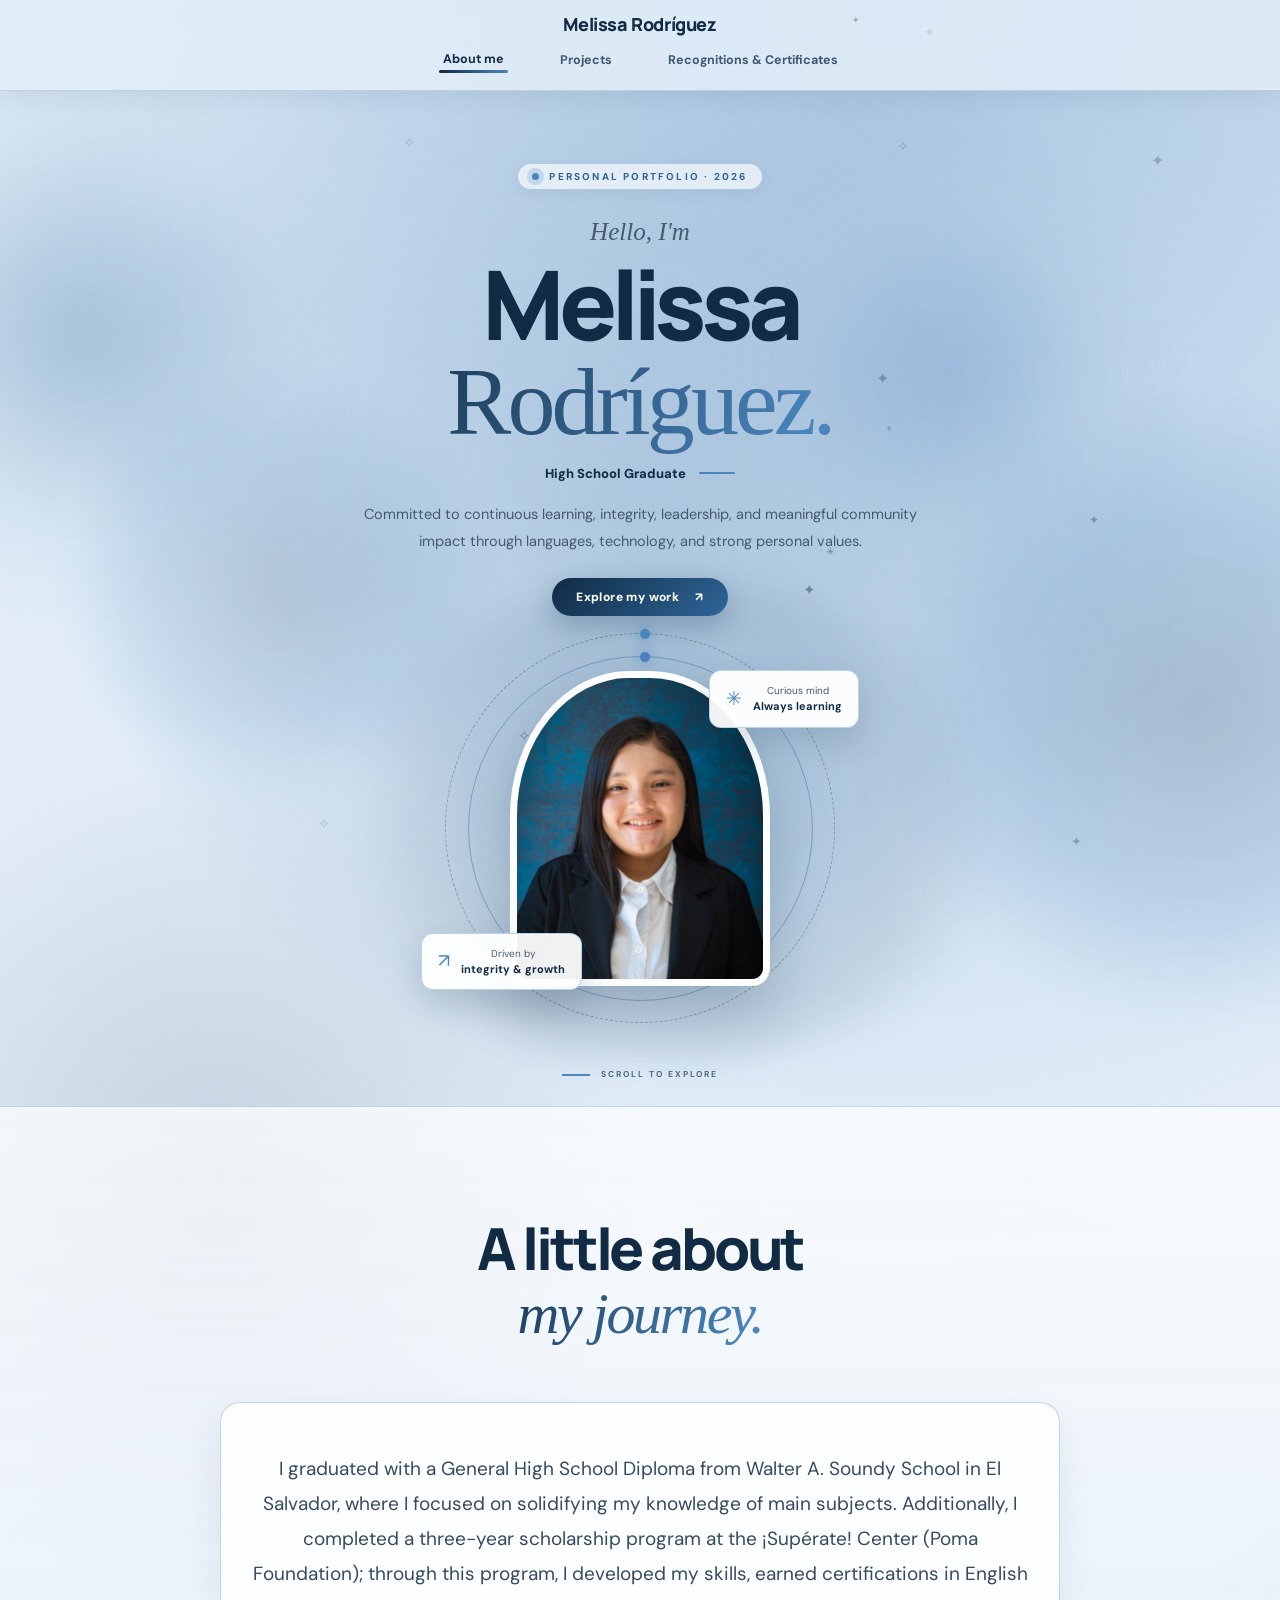
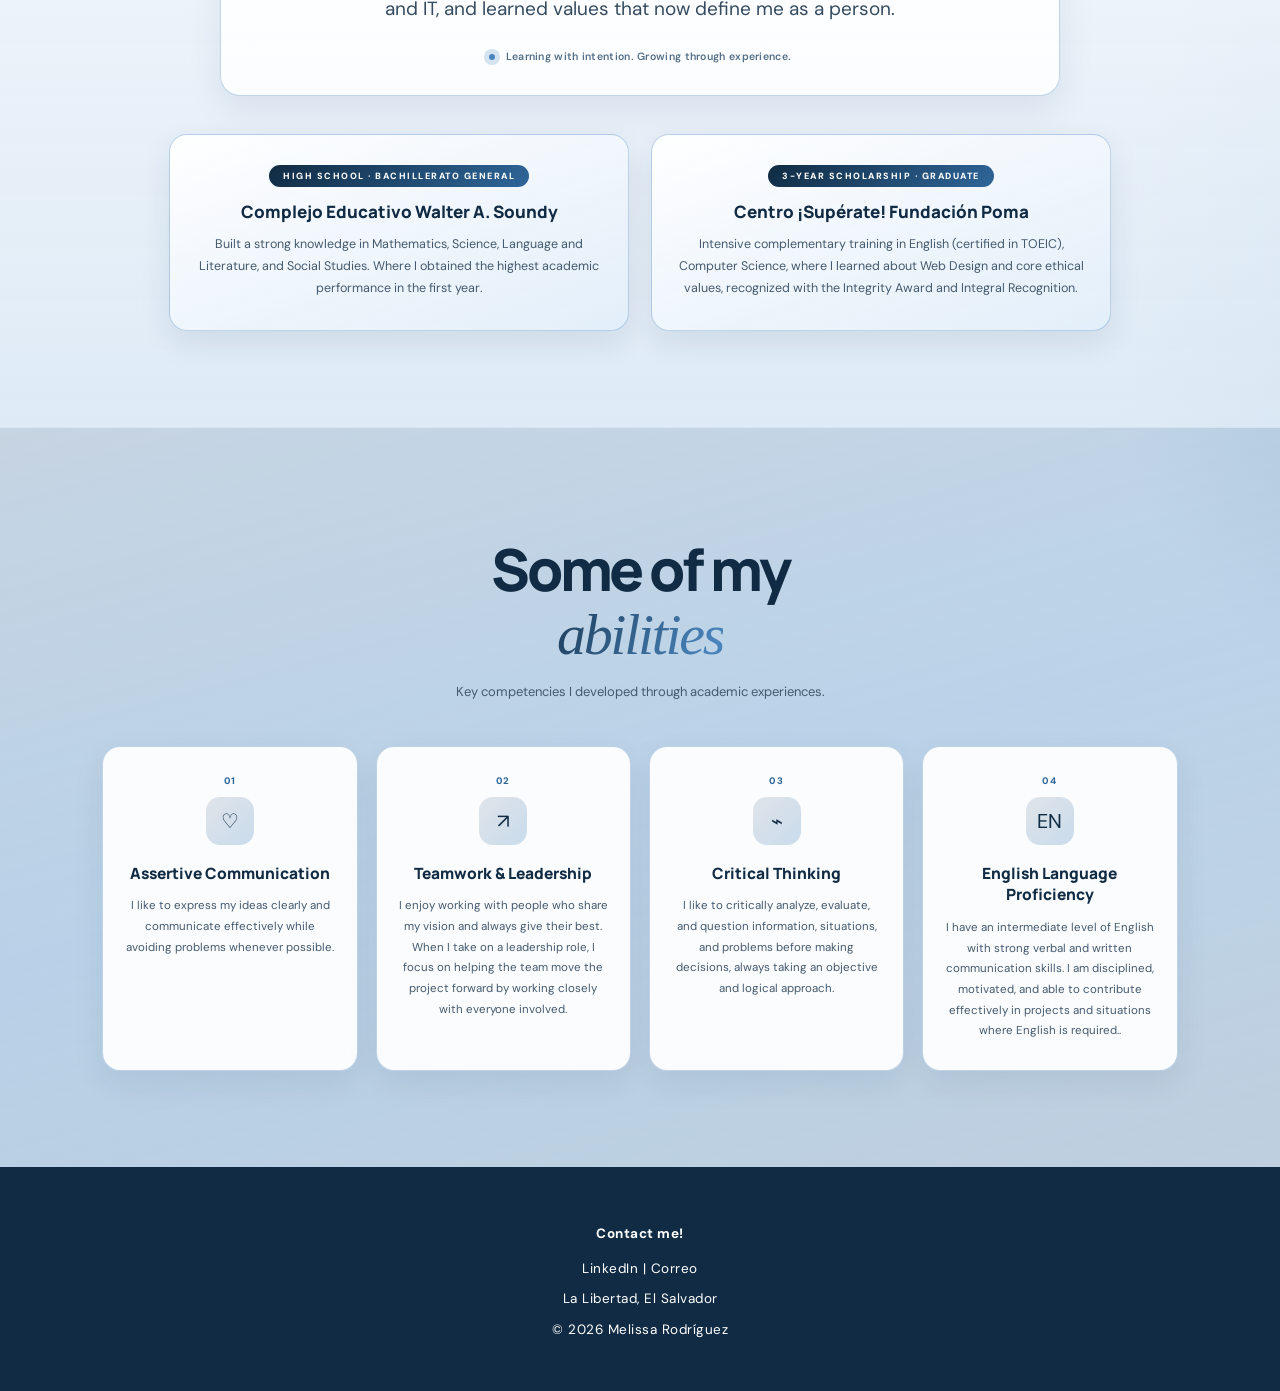
<file: index.html>
<!DOCTYPE html>
<html lang="en">

<head>
    <meta charset="UTF-8">
    <meta name="viewport" content="width=device-width, initial-scale=1.0">
    <meta name="theme-color" content="#1C3D5A">
    <meta name="description"
        content="Personal portfolio of Melissa Beatriz Rodríguez Rivera — High School Graduate, English, IT & Leadership.">
    <title>Melissa Rodríguez — About Me</title>
    <link rel="stylesheet" href="style.css">
    <script src="melistyle.js" defer></script>
</head>

<body>
    <div class="ambient ambient-one"></div>
    <div class="ambient ambient-two"></div>
    <div class="ambient ambient-three"></div>
    <header class="site-header">
        <a class="logo" href="index.html">Melissa Rodríguez</a>
        <button class="menu-toggle" aria-label="Open navigation" aria-expanded="false"
            aria-controls="primary-navigation"><span></span><span></span></button>
        <nav class="navigation" id="primary-navigation" aria-label="Main navigation">
            <a class="active" aria-current="page" href="index.html">About me</a>
            <a href="Projects-index.html">Projects</a>
            <a href="C&R-index.html">Recognitions &amp; Certificates</a>
        </nav>
    </header>

    <main>
        <section class="hero hero-about">
            <div class="hero-copy reveal">
                <span class="eyebrow"><span class="eyebrow-dot"></span> PERSONAL PORTFOLIO · 2026</span>
                <p class="intro-line">Hello, I'm</p>
                <h1>Melissa<br><span>Rodríguez.</span></h1>
                <div class="hero-role">High School Graduate <span class="role-line"></span></div>
                <p class="hero-description">Committed to continuous learning, integrity, leadership, and meaningful
                    community
                    impact through languages, technology, and strong personal values.</p>
                <a class="text-link" href="Projects-index.html">Explore my work <span>↗</span></a>
            </div>
            <div class="hero-visual reveal">
                <div class="portrait-orbit orbit-a"></div>
                <div class="portrait-orbit orbit-b"></div>
                <div class="portrait-frame">
                    <img src="Imagen perfil Meli.jpeg" alt="Portrait of Melissa Beatriz Rodríguez Rivera">
                </div>
                <div class="floating-note note-top"><span class="note-icon">✳</span><span>Curious mind<br><b>Always
                            learning</b></span></div>
                <div class="floating-note note-bottom"><span class="note-icon">↗</span><span>Driven by<br><b>integrity
                            &amp; growth</b></span></div>
            </div>
            <div class="hero-scroll"><span></span> SCROLL TO EXPLORE</div>
        </section>

        <section class="content-section profile-section">
            <div class="section-heading reveal">
                <h2>A little about<br><em>my journey.</em></h2>
            </div>
            <div class="profile-copy reveal">
                <p> I graduated with a General High School Diploma from Walter A. Soundy School in El Salvador, where I
                    focused on solidifying my knowledge of main subjects. Additionally, I completed a three-year
                    scholarship program at the ¡Supérate! Center (Poma Foundation); through this program, I developed my
                    skills, earned certifications in English and IT, and learned values that now define me as a person.
                </p>
                <div class="profile-foot"><span class="mini-dot"></span> Learning with intention. Growing through
                    experience.</div>
            </div>

            <div class="education-grid">
                <article class="edu-card reveal">
                    <span class="edu-badge">HIGH SCHOOL · BACHILLERATO GENERAL</span>
                    <h3>Complejo Educativo Walter A. Soundy</h3>
                    <p>Built a strong knowledge in Mathematics, Science, Language and Literature, and Social Studies.
                        Where I obtained the highest academic performance in the first year.</p>
                </article>

                <article class="edu-card reveal">
                    <span class="edu-badge">3-YEAR SCHOLARSHIP · GRADUATE</span>
                    <h3>Centro ¡Supérate! Fundación Poma</h3>
                    <p>Intensive complementary training in English (certified in TOEIC), Computer Science, where I
                        learned about Web Design and core ethical values, recognized with the Integrity Award and
                        Integral Recognition.</p>
                </article>
            </div>
        </section>

        <section class="skills-section">
            <div class="section-heading centered reveal">
                <h2>Some of my<br><em>abilities</em></h2>
                <p>Key competencies I developed through academic experiences.</p>
            </div>
            <div class="skills-grid">
                <article class="skill-card reveal"><span class="skill-number">01</span>
                    <div class="skill-symbol">♡</div>
                    <h3>Assertive Communication</h3>
                    <p>I like to express my ideas clearly and communicate effectively while avoiding problems whenever
                        possible.</p>
                </article>
                <article class="skill-card reveal"><span class="skill-number">02</span>
                    <div class="skill-symbol">↗</div>
                    <h3>Teamwork &amp; Leadership</h3>
                    <p>I enjoy working with people who share my vision and always give their best. When I take on a
                        leadership role, I focus on helping the team move the project forward by working closely with
                        everyone involved.</p>
                </article>
                <article class="skill-card reveal"><span class="skill-number">03</span>
                    <div class="skill-symbol">⌁</div>
                    <h3> Critical Thinking</h3>
                    <p>I like to critically analyze, evaluate, and question information, situations, and problems before
                        making decisions, always taking an objective and logical approach.</p>
                </article>
                <article class="skill-card reveal"><span class="skill-number">04</span>
                    <div class="skill-symbol">EN</div>
                    <h3>English Language Proficiency</h3>
                    <p>I have an intermediate level of English with strong verbal and written communication skills. I am
                        disciplined, motivated, and able to contribute effectively in projects and situations where
                        English is required..</p>
                </article>
            </div>
        </section>
    </main>

    <footer class="site-footer">
        <div class="footer-content">
            <h4 class="footer-title">Contact me!</h4>
            <div class="footer-links">
                <a href="https://www.linkedin.com/in/melissa-beatriz-rodr%C3%ADguez-rivera-15167b450" target="_blank"
                    rel="noopener noreferrer">LinkedIn</a>
                <span>|</span>
                <a href="mailto:melissa.bea.rodriguez@gmail.com">Correo</a>
            </div>
            <p class="footer-location">La Libertad, El Salvador</p>
            <p class="footer-copy">&copy; 2026 Melissa Rodríguez</p>
        </div>
    </footer>
</body>

</html>
</file>
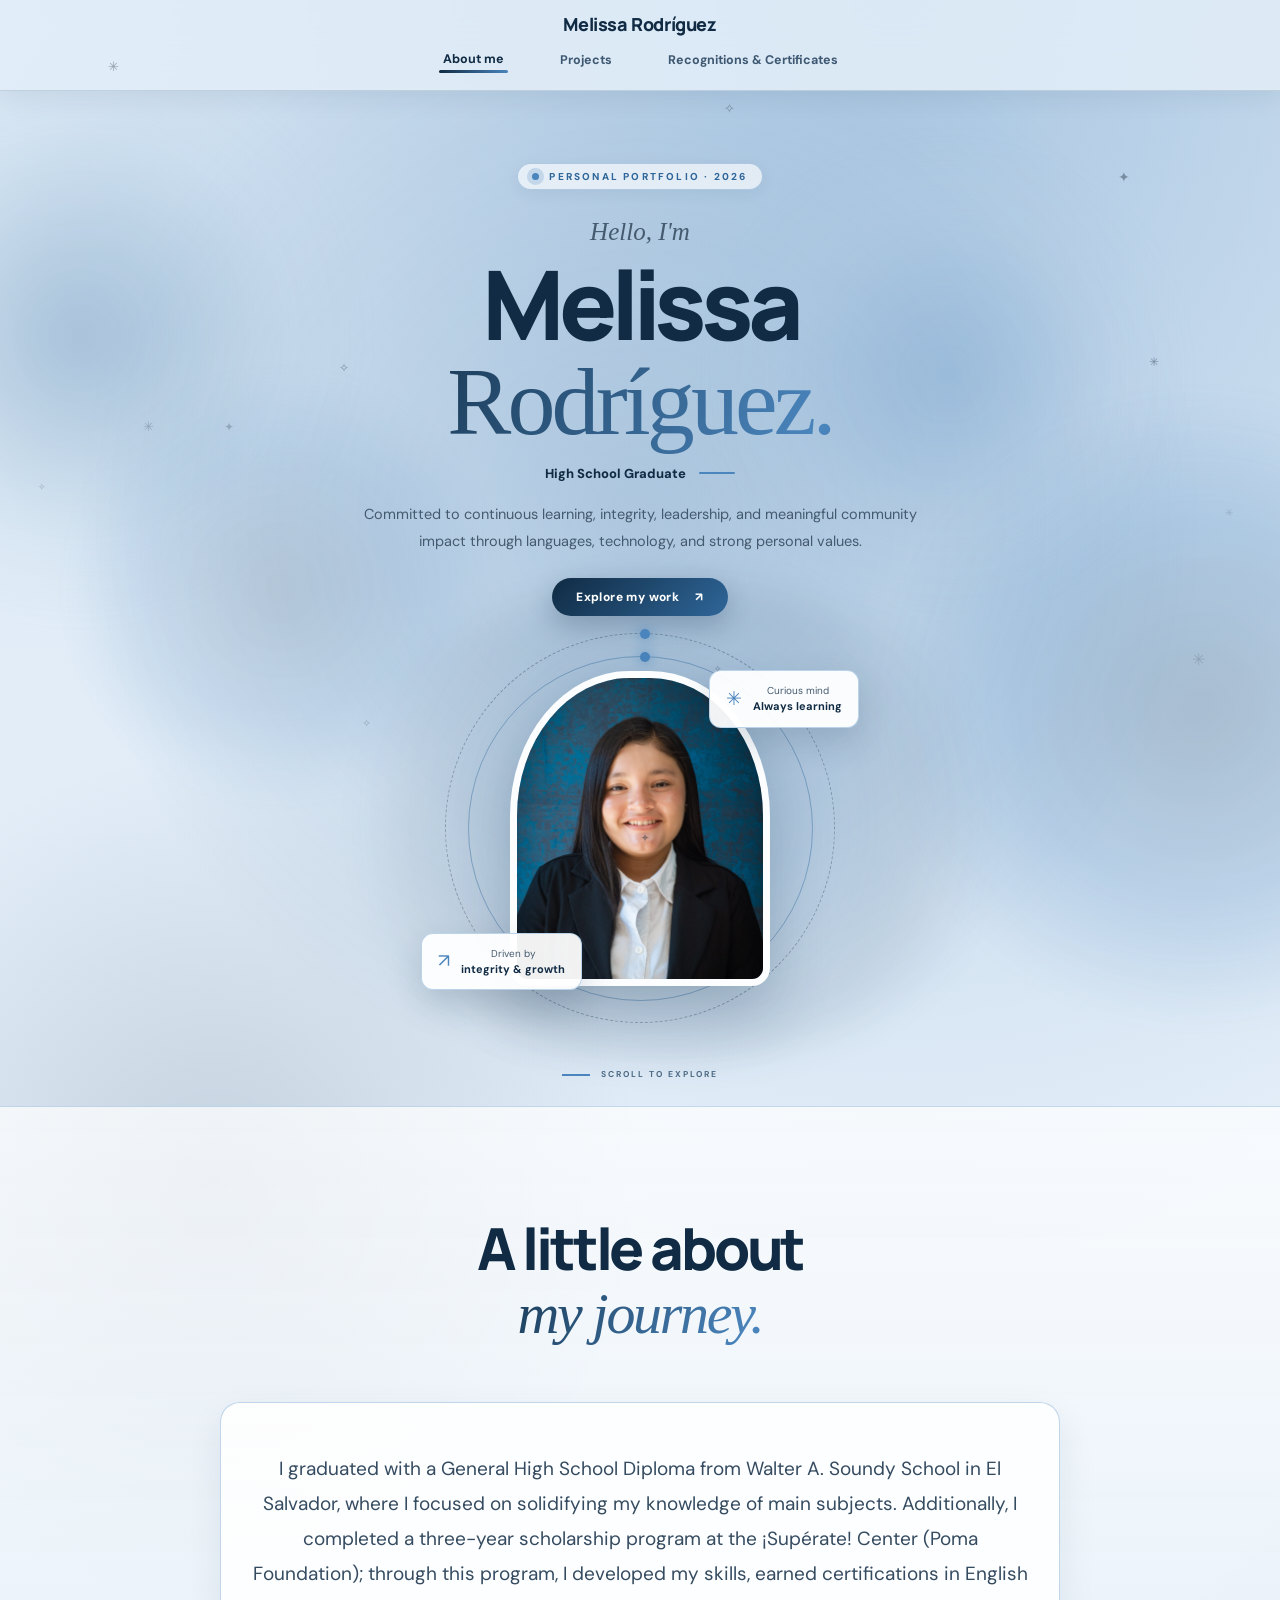
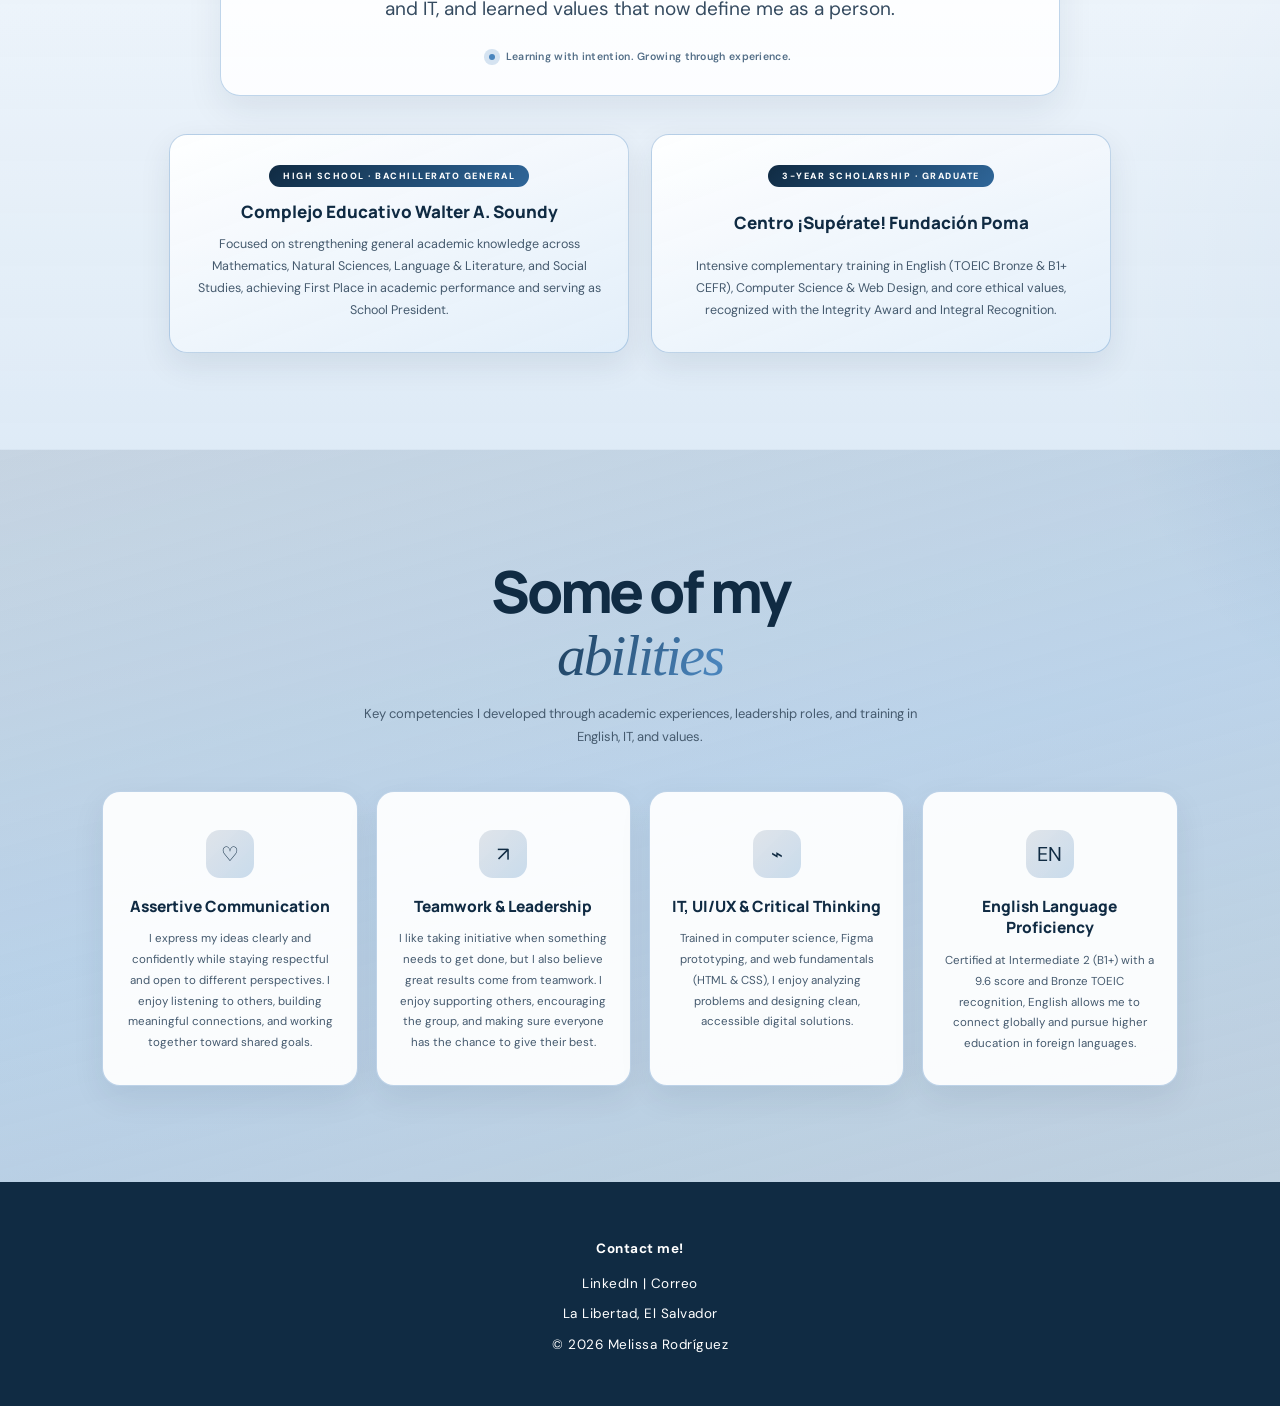
<file: About-me-index.html>
<!DOCTYPE html>
<html lang="en">

<head>
    <meta charset="UTF-8">
    <meta name="viewport" content="width=device-width, initial-scale=1.0">
    <meta name="theme-color" content="#1C3D5A">
    <meta name="description"
        content="Personal portfolio of Melissa Beatriz Rodríguez Rivera — High School Graduate, English, IT & Leadership.">
    <title>Melissa Rodríguez — About Me</title>
    <link rel="stylesheet" href="style.css">
    <script src="melistyle.js" defer></script>
</head>

<body>
    <div class="ambient ambient-one"></div>
    <div class="ambient ambient-two"></div>
    <div class="ambient ambient-three"></div>
    <header class="site-header">
        <a class="logo" href="About-me-index.html">Melissa Rodríguez</a>
        <button class="menu-toggle" aria-label="Open navigation" aria-expanded="false"
            aria-controls="primary-navigation"><span></span><span></span></button>
        <nav class="navigation" id="primary-navigation" aria-label="Main navigation">
            <a class="active" aria-current="page" href="About-me-index.html">About me</a>
            <a href="Projects-index.html">Projects</a>
            <a href="C&R-index.html">Recognitions &amp; Certificates</a>
        </nav>
    </header>

    <main>
        <section class="hero hero-about">
            <div class="hero-copy reveal">
                <span class="eyebrow"><span class="eyebrow-dot"></span> PERSONAL PORTFOLIO · 2026</span>
                <p class="intro-line">Hello, I'm</p>
                <h1>Melissa<br><span>Rodríguez.</span></h1>
                <div class="hero-role">High School Graduate <span class="role-line"></span></div>
                <p class="hero-description">Committed to continuous learning, integrity, leadership, and meaningful
                    community
                    impact through languages, technology, and strong personal values.</p>
                <a class="text-link" href="Projects-index.html">Explore my work <span>↗</span></a>
            </div>
            <div class="hero-visual reveal">
                <div class="portrait-orbit orbit-a"></div>
                <div class="portrait-orbit orbit-b"></div>
                <div class="portrait-frame">
                    <img src="Imagen perfil Meli.jpeg" alt="Portrait of Melissa Beatriz Rodríguez Rivera">
                </div>
                <div class="floating-note note-top"><span class="note-icon">✳</span><span>Curious mind<br><b>Always
                            learning</b></span></div>
                <div class="floating-note note-bottom"><span class="note-icon">↗</span><span>Driven by<br><b>integrity
                            &amp; growth</b></span></div>
            </div>
            <div class="hero-scroll"><span></span> SCROLL TO EXPLORE</div>
        </section>

        <section class="content-section profile-section">
            <div class="section-heading reveal">
                <h2>A little about<br><em>my journey.</em></h2>
            </div>
            <div class="profile-copy reveal">
                <p> I graduated with a General High School Diploma from Walter A. Soundy School in El Salvador, where I
                    focused on solidifying my knowledge of main subjects. Additionally, I completed a three-year
                    scholarship program at the ¡Supérate! Center (Poma Foundation); through this program, I developed my
                    skills, earned certifications in English and IT, and learned values that now define me as a person.
                </p>
                <div class="profile-foot"><span class="mini-dot"></span> Learning with intention. Growing through
                    experience.</div>
            </div>

            <div class="education-grid">
                <article class="edu-card reveal">
                    <span class="edu-badge">HIGH SCHOOL · BACHILLERATO GENERAL</span>
                    <h3>Complejo Educativo Walter A. Soundy</h3>
                    <p>Focused on strengthening general academic knowledge across Mathematics, Natural Sciences,
                        Language &amp; Literature, and Social Studies, achieving First Place in academic performance and
                        serving as School President.</p>
                </article>

                <article class="edu-card reveal">
                    <span class="edu-badge">3-YEAR SCHOLARSHIP · GRADUATE</span>
                    <h3>Centro ¡Supérate! Fundación Poma</h3>
                    <p>Intensive complementary training in English (TOEIC Bronze &amp; B1+ CEFR), Computer Science &amp;
                        Web Design, and core ethical values, recognized with the Integrity Award and Integral
                        Recognition.</p>
                </article>
            </div>
        </section>

        <section class="skills-section">
            <div class="section-heading centered reveal">
                <h2>Some of my<br><em>abilities</em></h2>
                <p>Key competencies I developed through academic experiences, leadership roles, and training in English,
                    IT, and values.</p>
            </div>
            <div class="skills-grid">
                <article class="skill-card reveal"><span class="skill-number"></span>
                    <div class="skill-symbol">♡</div>
                    <h3>Assertive Communication</h3>
                    <p>I express my ideas clearly and confidently while staying respectful and open to different
                        perspectives. I enjoy listening to others, building meaningful connections, and working together
                        toward shared goals.</p>
                </article>
                <article class="skill-card reveal"><span class="skill-number"></span>
                    <div class="skill-symbol">↗</div>
                    <h3>Teamwork &amp; Leadership</h3>
                    <p>I like taking initiative when something needs to get done, but I also believe great results come from teamwork. I enjoy supporting others, encouraging the group, and making sure everyone has the chance to give their best.</p>
                </article>
                <article class="skill-card reveal"><span class="skill-number"></span>
                    <div class="skill-symbol">⌁</div>
                    <h3>IT, UI/UX &amp; Critical Thinking</h3>
                    <p>Trained in computer science, Figma prototyping, and web fundamentals (HTML &amp; CSS), I enjoy
                        analyzing problems and designing clean, accessible digital solutions.</p>
                </article>
                <article class="skill-card reveal"><span class="skill-number"></span>
                    <div class="skill-symbol">EN</div>
                    <h3>English Language Proficiency</h3>
                    <p>Certified at Intermediate 2 (B1+) with a 9.6 score and Bronze TOEIC recognition, English allows
                        me
                        to connect globally and pursue higher education in foreign languages.</p>
                </article>
            </div>
        </section>
    </main>

    <footer class="site-footer">
        <div class="footer-content">
            <h4 class="footer-title">Contact me!</h4>
            <div class="footer-links">
                <a href="https://www.linkedin.com/in/melissa-beatriz-rodr%C3%ADguez-rivera-15167b450" target="_blank"
                    rel="noopener noreferrer">LinkedIn</a>
                <span>|</span>
                <a href="mailto:melissa.bea.rodriguez@gmail.com">Correo</a>
            </div>
            <p class="footer-location">La Libertad, El Salvador</p>
            <p class="footer-copy">&copy; 2026 Melissa Rodríguez</p>
        </div>
    </footer>
</body>

</html>
</file>
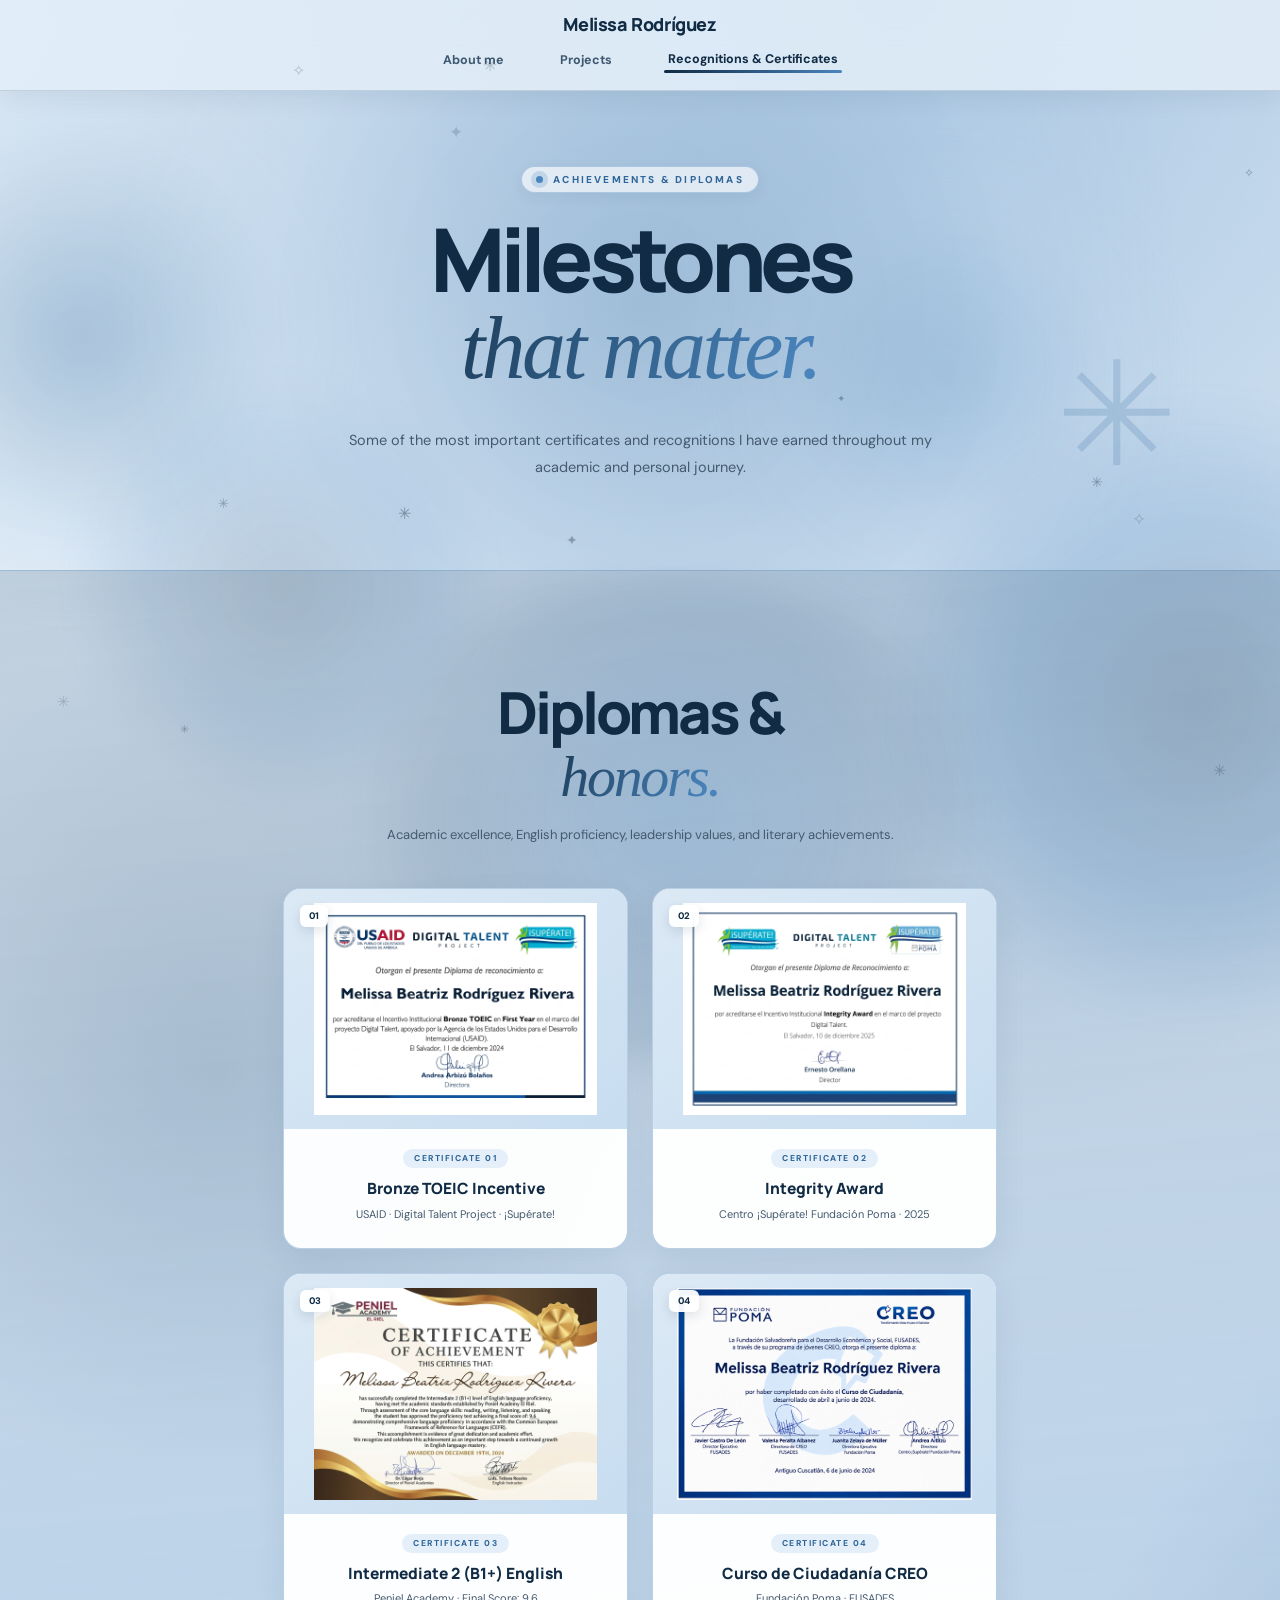
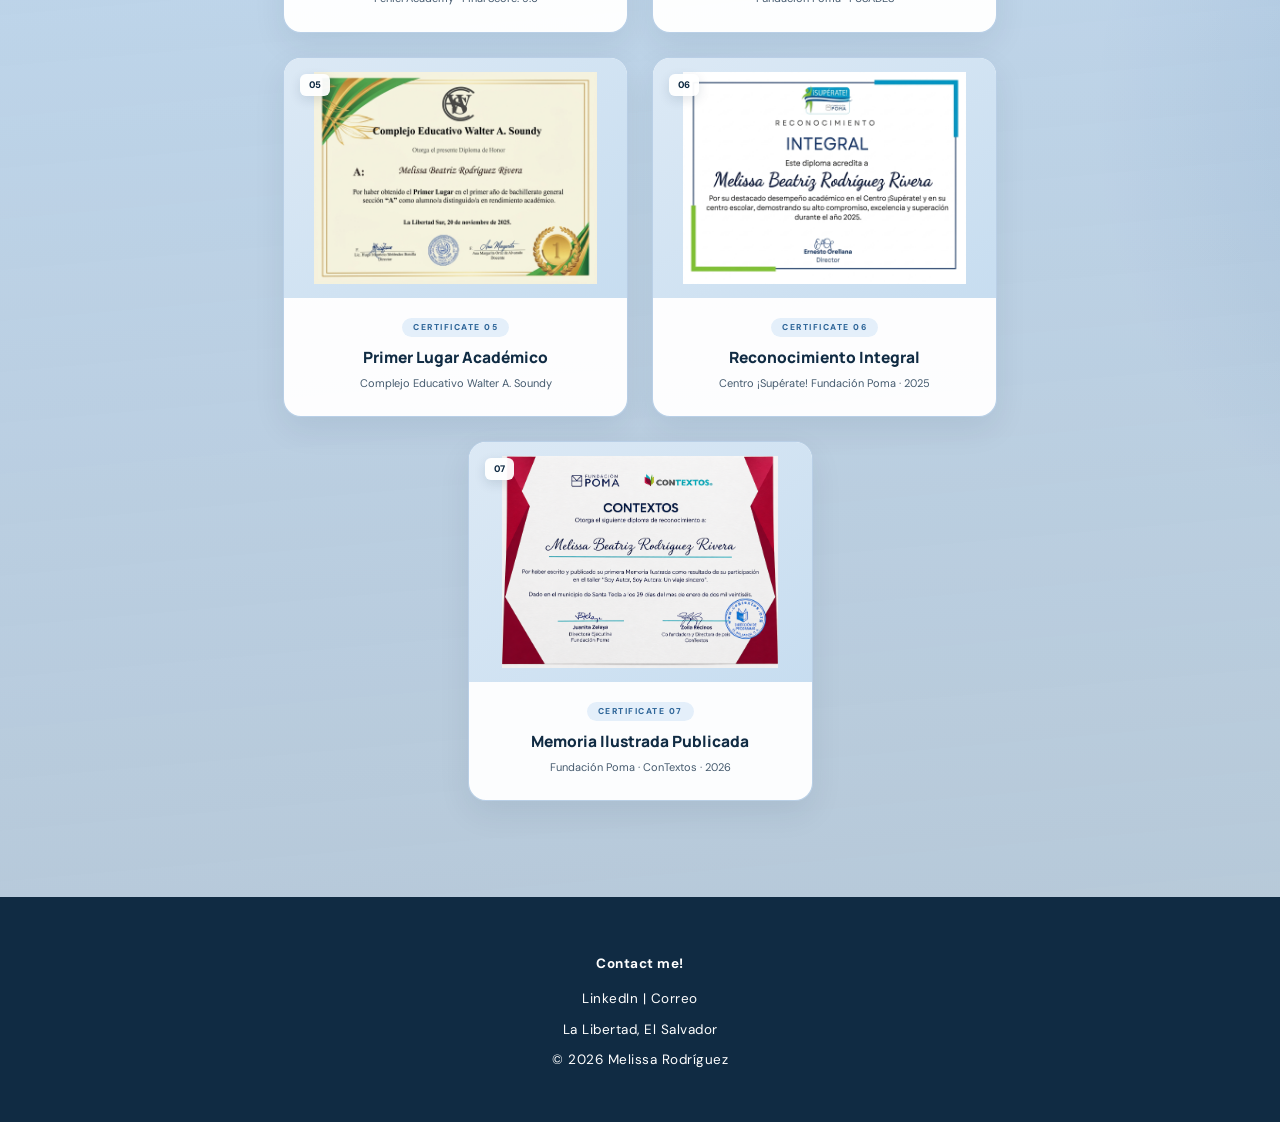
<file: C&R-index.html>
<!DOCTYPE html>
<html lang="en">

<head>
    <meta charset="UTF-8">
    <meta name="viewport" content="width=device-width, initial-scale=1.0">
    <meta name="theme-color" content="#1C3D5A">
    <meta name="description" content="Recognitions and certificates earned by Melissa Rodríguez.">
    <title>Melissa Rodríguez — Recognitions &amp; Certificates</title>
    <link rel="stylesheet" href="style.css">
    <script src="melistyle.js" defer></script>
</head>

<body>
    <div class="ambient ambient-one"></div>
    <div class="ambient ambient-two"></div>
    <div class="ambient ambient-three"></div>
    <header class="site-header">
        <a class="logo" href="index.html">Melissa Rodríguez</a>
        <button class="menu-toggle" aria-label="Open navigation" aria-expanded="false"
            aria-controls="primary-navigation"><span></span><span></span></button>
        <nav class="navigation" id="primary-navigation" aria-label="Main navigation">
            <a href="index.html">About me</a>
            <a href="Projects-index.html">Projects</a>
            <a class="active" aria-current="page" href="C&R-index.html">Recognitions &amp; Certificates</a>
        </nav>
    </header>
    <main>
        <section class="page-hero certificate-hero">
            <div class="page-hero-inner reveal">
                <span class="eyebrow"><span class="eyebrow-dot"></span> ACHIEVEMENTS &amp; DIPLOMAS</span>
                <h1>Milestones<br><em>that matter.</em></h1>
                <p>Some of the most important certificates and recognitions I have earned throughout my academic and
                    personal journey.</p>
            </div>
            <div class="page-hero-mark reveal">✳</div>
        </section>
        <section class="certificates-section">
            <div class="section-topline reveal">
                <div><span class="section-kicker"></span>
                    <h2>Diplomas &amp;<br><em>honors.</em></h2>
                </div>
                <p>Academic excellence, English proficiency, leadership values, and literary achievements.</p>
            </div>
            <div class="certificates-grid">
                <article class="certificate-card reveal"><button class="certificate-image" type="button"
                        aria-label="Enlarge Bronze TOEIC Incentive certificate"><img src="Certificado 1 p.jpg"
                            alt="Bronze TOEIC Incentive certificate" loading="lazy"><span>01</span></button>
                    <div class="certificate-info"><span class="certificate-type">CERTIFICATE 01</span>
                        <h3>Bronze TOEIC Incentive</h3>
                        <p>USAID · Digital Talent Project · ¡Supérate!</p>
                    </div>
                </article>
                <article class="certificate-card reveal"><button class="certificate-image" type="button"
                        aria-label="Enlarge Integrity Award certificate"><img src="Certificado 5 p.jpg"
                            alt="Integrity Award certificate" loading="lazy"><span>02</span></button>
                    <div class="certificate-info"><span class="certificate-type">CERTIFICATE 02</span>
                        <h3>Integrity Award</h3>
                        <p>Centro ¡Supérate! Fundación Poma · 2025</p>
                    </div>
                </article>
                <article class="certificate-card reveal"><button class="certificate-image" type="button"
                        aria-label="Enlarge Intermediate 2 English certificate"><img src="Certificado 2 p.jpg"
                            alt="Intermediate 2 English certificate" loading="lazy"><span>03</span></button>
                    <div class="certificate-info"><span class="certificate-type">CERTIFICATE 03</span>
                        <h3>Intermediate 2 (B1+) English</h3>
                        <p>Peniel Academy · Final Score: 9.6</p>
                    </div>
                </article>
                <article class="certificate-card reveal"><button class="certificate-image" type="button"
                        aria-label="Enlarge Curso de Ciudadanía CREO certificate"><img src="Certificado 7 p.png"
                            alt="Curso de Ciudadanía CREO certificate" loading="lazy"><span>04</span></button>
                    <div class="certificate-info"><span class="certificate-type">CERTIFICATE 04</span>
                        <h3>Curso de Ciudadanía CREO</h3>
                        <p>Fundación Poma · FUSADES</p>
                    </div>
                </article>
                <article class="certificate-card reveal"><button class="certificate-image" type="button"
                        aria-label="Enlarge Primer Lugar Académico recognition"><img src="Certificado 4 p.jpg"
                            alt="Primer Lugar Académico recognition" loading="lazy"><span>05</span></button>
                    <div class="certificate-info"><span class="certificate-type">CERTIFICATE 05</span>
                        <h3>Primer Lugar Académico</h3>
                        <p>Complejo Educativo Walter A. Soundy</p>
                    </div>
                </article>
                <article class="certificate-card reveal"><button class="certificate-image" type="button"
                        aria-label="Enlarge Reconocimiento Integral certificate"><img src="Certificado 3 p.jpg"
                            alt="Reconocimiento Integral certificate" loading="lazy"><span>06</span></button>
                    <div class="certificate-info"><span class="certificate-type">CERTIFICATE 06</span>
                        <h3>Reconocimiento Integral</h3>
                        <p>Centro ¡Supérate! Fundación Poma · 2025</p>
                    </div>
                </article>
                <article class="certificate-card reveal"><button class="certificate-image" type="button"
                        aria-label="Enlarge Memoria Ilustrada ConTextos publication"><img src="certificado 6 p.png"
                            alt="Memoria Ilustrada ConTextos publication" loading="lazy"><span>07</span></button>
                    <div class="certificate-info"><span class="certificate-type">CERTIFICATE 07</span>
                        <h3>Memoria Ilustrada Publicada</h3>
                        <p>Fundación Poma · ConTextos · 2026</p>
                    </div>
                </article>
            </div>
        </section>
    </main>
    <dialog class="certificate-dialog" aria-label="Certificate preview"><button class="dialog-close" type="button"
            aria-label="Close enlarged certificate">×</button><img class="dialog-image" alt=""></dialog>
            
   <footer class="site-footer">
        <div class="footer-content">
            <h4 class="footer-title">Contact me!</h4>
            <div class="footer-links">
                <a href="https://www.linkedin.com/in/melissa-beatriz-rodr%C3%ADguez-rivera-15167b450" target="_blank" rel="noopener noreferrer">LinkedIn</a>
                <span>|</span>
                <a href="mailto:melissa.bea.rodriguez@gmail.com">Correo</a>
            </div>
            <p class="footer-location">La Libertad, El Salvador</p>
            <p class="footer-copy">&copy; 2026 Melissa Rodríguez</p>
        </div>
    </footer>
</body>

</html>
</file>
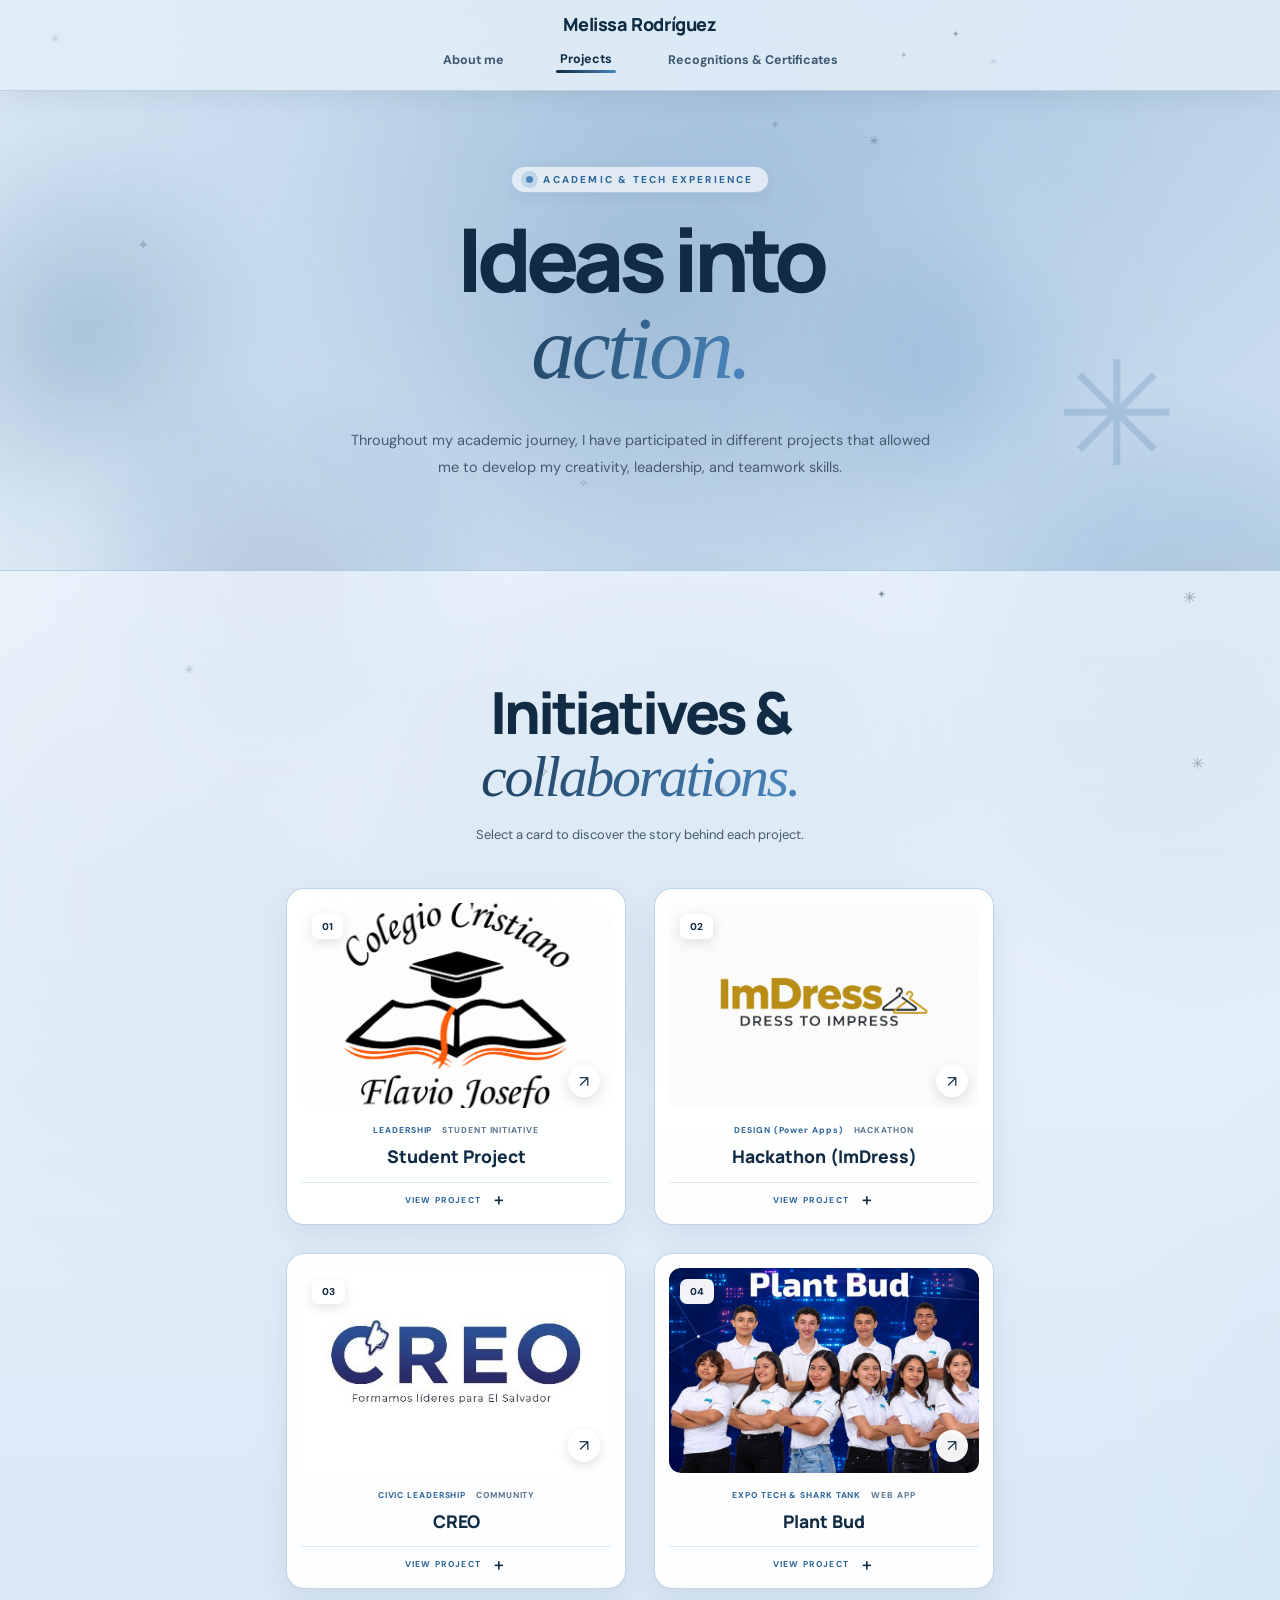
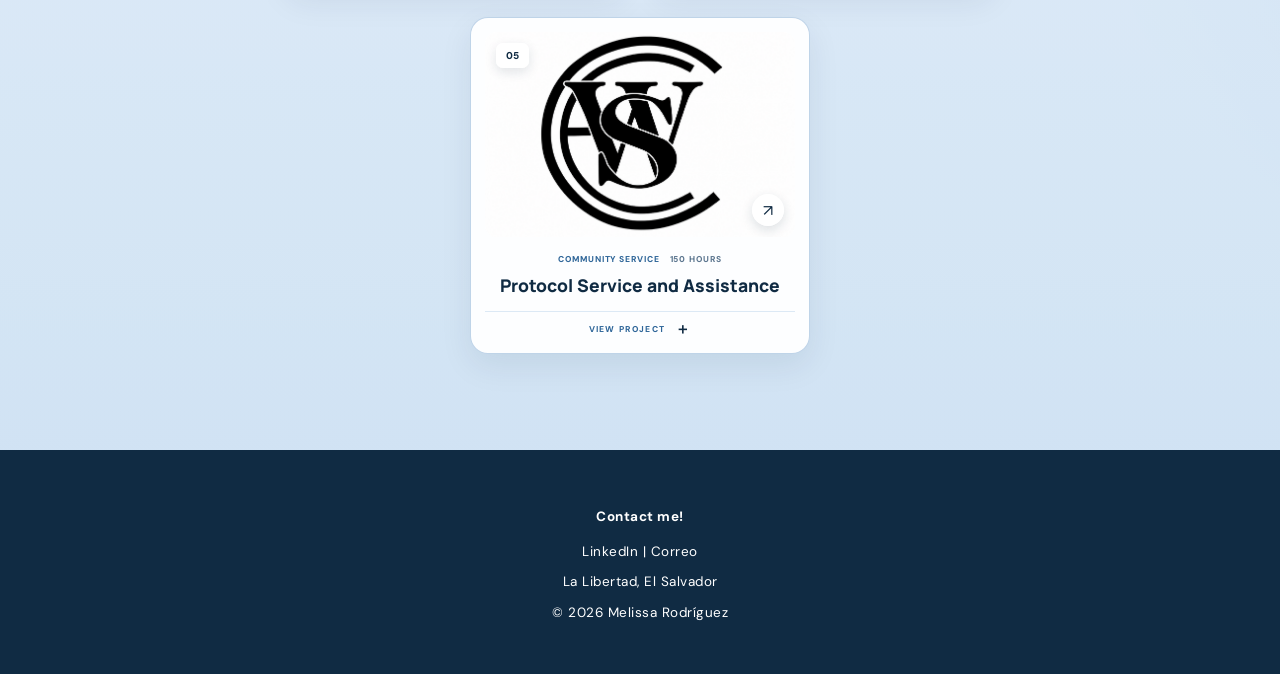
<file: Projects-index.html>
<!DOCTYPE html>
<html lang="en">

<head>
    <meta charset="UTF-8">
    <meta name="viewport" content="width=device-width, initial-scale=1.0">
    <meta name="theme-color" content="#1C3D5A">
    <meta name="description" content="Projects and experiences by Melissa Rodríguez.">
    <title>Melissa Rodríguez — Projects</title>
    <link rel="stylesheet" href="style.css">
    <script src="melistyle.js" defer></script>
</head>

<body>
    <div class="ambient ambient-one"></div>
    <div class="ambient ambient-two"></div>
    <div class="ambient ambient-three"></div>
    <header class="site-header">
        <a class="logo" href="index.html">Melissa Rodríguez</a>
        <button class="menu-toggle" aria-label="Open navigation" aria-expanded="false"
            aria-controls="primary-navigation"><span></span><span></span></button>
        <nav class="navigation" id="primary-navigation" aria-label="Main navigation">
            <a href="index.html">About me</a>
            <a class="active" aria-current="page" href="Projects-index.html">Projects</a>
            <a href="C&R-index.html">Recognitions &amp; Certificates</a>
        </nav>
    </header>
    <main>
        <section class="page-hero">
            <div class="page-hero-inner reveal">
                <span class="eyebrow"><span class="eyebrow-dot"></span> ACADEMIC &amp; TECH EXPERIENCE</span>
                <h1>Ideas into<br><em>action.</em></h1>
                <p>Throughout my academic journey, I have participated in different projects that allowed me to develop
                    my creativity, leadership, and teamwork skills.</p>
            </div>
            <div class="page-hero-mark reveal">✳</div>
        </section>

        <section class="projects-section">
            <div class="section-topline reveal">
                <div><span class="section-kicker"></span>
                    <h2>Initiatives &amp;<br><em>collaborations.</em></h2>
                </div>
                <p>Select a card to discover the story behind each project.</p>
            </div>
            <div class="projects-grid">
                <article class="project-card reveal" tabindex="0" role="button" aria-pressed="false"
                    aria-expanded="false" aria-label="Show details for Student Project">
                    <div class="project-image"><img src="Logo del Colegio Cristiano Flavio Josefo.png" alt="Student Project" loading="lazy"><span
                            class="project-index">01</span><span class="project-open">↗</span></div>
                    <div class="project-meta"><span>LEADERSHIP</span><span>STUDENT INITIATIVE</span></div>
                    <h3>Student Project</h3>
                    <div class="project-details" aria-hidden="true">
                        <p>This year, I had the opportunity to serve as president of my school. Together with the class
                            committee, we carried out a project through various types of sales throughout the year. The
                            goal was to purchase an air conditioner for the computer center that was being built at the
                            school. We worked very well together, everyone gave their best, and we managed to complete
                            the project successfully, gaining a meaningful experience in leadership and teamwork.</p>
                        <span>Click again to close ↗</span>
                    </div>
                    <div class="project-hint">VIEW PROJECT <span>＋</span></div>
                </article>
                <article class="project-card reveal" tabindex="0" role="button" aria-pressed="false"
                    aria-expanded="false" aria-label="Show details for Hackathon ImDress">
                    <div class="project-image"><img src="logo Imdress.png" alt="Hackathon ImDress" loading="lazy"><span
                            class="project-index">02</span><span class="project-open">↗</span></div>
                    <div class="project-meta"><span>DESIGN (Power Apps)</span><span>HACKATHON</span></div>
                    <h3>Hackathon (ImDress)</h3>
                    <div class="project-details" aria-hidden="true">
                        <p>My first project at the center was Imdress, an app where people could rent or buy clothes
                            depending on the occasion. My contribution involved designing the app’s screens and the
                            visual presentation of each garment available to users. We worked as a team with the goal of
                            helping people find the right outfit through an accessible and easy-to-use technological
                            tool, marking the beginning of my experience in design and development projects.</p>
                        <span>Click again to close ↗</span>
                    </div>
                    <div class="project-hint">VIEW PROJECT <span>＋</span></div>
                </article>
                <article class="project-card reveal" tabindex="0" role="button" aria-pressed="false"
                    aria-expanded="false" aria-label="Show details for CREO">
                    <div class="project-image"><img src="logo creo.jpg" alt="CREO project" loading="lazy"><span
                            class="project-index">03</span><span class="project-open">↗</span></div>
                    <div class="project-meta"><span>CIVIC LEADERSHIP</span><span>COMMUNITY</span></div>
                    <h3>CREO</h3>
                    <div class="project-details" aria-hidden="true">
                        <p>This project was a weekly course that lasted several months, during which we learned about
                            community, civics, and leadership. Beyond the theory, it inspired us to become young leaders
                            with initiative who are capable of bringing about positive change. Thanks to the practical
                            and motivating activities, I strengthened my knowledge of civics, and we developed a greater
                            commitment to transforming our communities and our country by acting responsibly and with a
                            vision for the future.</p><span>Click again to close ↗</span>
                    </div>
                    <div class="project-hint">VIEW PROJECT <span>＋</span></div>
                </article>
                <article class="project-card reveal" tabindex="0" role="button" aria-pressed="false"
                    aria-expanded="false" aria-label="Show details for Plant Bud">
                    <div class="project-image"><img src="plant bud img.png" alt="Plant Bud project" loading="lazy"><span
                            class="project-index">04</span><span class="project-open">↗</span></div>
                    <div class="project-meta"><span>EXPO TECH &amp; SHARK TANK</span><span>WEB APP</span></div>
                    <h3>Plant Bud</h3>
                    <div class="project-details" aria-hidden="true">
                        <p>In 2025, I participated in a project to create a website about plant care, where I worked as
                            a project manager and on the design side. In 2026, I continued to contribute to the
                            project’s resources and design, presenting the project and carrying out a rebranding of the
                            color scheme and logo. All of this effort led us to develop a web app that made it to EXPO
                            TECH and Shark Tank, representing our center alongside six others from El Salvador.</p>
                        <span>Click again to close ↗</span>
                    </div>
                    <div class="project-hint">VIEW PROJECT <span>＋</span></div>
                </article>
                <article class="project-card reveal" tabindex="0" role="button" aria-pressed="false"
                    aria-expanded="false" aria-label="Show details for Servicio y Atención en Protocolo">
                    <div class="project-image"><img src="logo walter.png" alt="Servicio y Atención en Protocolo"
                            loading="lazy"><span class="project-index">05</span><span class="project-open">↗</span>
                    </div>
                    <div class="project-meta"><span>COMMUNITY SERVICE</span><span>150 HOURS</span></div>
                    <h3>Protocol Service and Assistance</h3>
                    <div class="project-details" aria-hidden="true">
                        <p>This project was a requirement of the school for us to graduate. It lasted two years, and I
                            had to complete 150 hours. During this time, I had the opportunity to serve not only my
                            school but also various people who visited the institution. Thanks to this experience, I
                            developed important skills such as active listening, teamwork, and a spirit of
                            service qualities that helped me grow both personally and professionally.</p><span>Click
                            again to close ↗</span>
                    </div>
                    <div class="project-hint">VIEW PROJECT <span>＋</span></div>
                </article>
            </div>
        </section>
    </main>

    <footer class="site-footer">
        <div class="footer-content">
            <h4 class="footer-title">Contact me!</h4>
            <div class="footer-links">
                <a href="https://www.linkedin.com/in/melissa-beatriz-rodr%C3%ADguez-rivera-15167b450" target="_blank"
                    rel="noopener noreferrer">LinkedIn</a>
                <span>|</span>
                <a href="mailto:melissa.bea.rodriguez@gmail.com">Correo</a>
            </div>
            <p class="footer-location">La Libertad, El Salvador</p>
            <p class="footer-copy">&copy; 2026 Melissa Rodríguez</p>
        </div>
    </footer>
</body>

</html>
</file>
<file: style.css>
/* Google Fonts for Display & Body */
@import url('https://fonts.googleapis.com/css2?family=DM+Sans:ital,opsz,wght@0,9..40,400..800;1,9..40,400..700&family=Manrope:wght@600;700;800&display=swap');

/* MELISSA RODRÍGUEZ — PORTFOLIO (100% CENTERED · RICH BLUE · DYNAMIC MOTION) */
:root {
    color-scheme: light;
    --navy: #102B43;
    --navy-mid: #1C3D5A;
    --blue: #2F6699;
    --blue-bright: #4A85BD;
    --blue-light: #B8D1E8;
    --sky-tint: #DCE9F5;
    --paper: #E5EFF8;
    --white: #FFFFFF;
    --ink: #162636;
    --muted: #455A6E;
    --line: #C7DAEC;
    --sans: "DM Sans", Arial, sans-serif;
    --display: "Manrope", "DM Sans", Arial, sans-serif;
}

* {
    box-sizing: border-box;
    text-align: center;
}

html {
    scroll-behavior: smooth;
}

body {
    margin: 0;
    min-width: 320px;
    overflow-x: hidden;
    isolation: isolate;
    text-align: center;
    background:
        radial-gradient(ellipse 75% 42% at 50% 0%, rgba(74, 133, 189, 0.34), transparent 72%),
        radial-gradient(circle 38rem at 12% 28%, rgba(28, 61, 90, 0.16), transparent 70%),
        radial-gradient(circle 42rem at 88% 45%, rgba(47, 102, 153, 0.20), transparent 72%),
        radial-gradient(circle 40rem at 20% 78%, rgba(74, 133, 189, 0.18), transparent 72%),
        radial-gradient(ellipse 80% 45% at 50% 100%, rgba(28, 61, 90, 0.22), transparent 75%),
        linear-gradient(180deg, #DCE9F5 0%, #E8F1FA 38%, #D6E6F4 72%, #C9DDF0 100%);
    background-size: 140% 140%;
    animation: bg-shimmer 22s ease-in-out infinite alternate;
    color: var(--ink);
    font-family: var(--sans);
}

a {
    color: inherit;
    text-decoration: none;
}

img {
    display: block;
    max-width: 100%;
    margin-left: auto;
    margin-right: auto;
}

button {
    font: inherit;
}

::selection {
    background: var(--blue-bright);
    color: var(--white);
}

/* =========================================
   CAPAS AMBIENTALES AZULES CON MOVIMIENTO
   ========================================= */
.ambient {
    position: fixed;
    z-index: -1;
    border-radius: 50%;
    filter: blur(18px);
    pointer-events: none;
}

.ambient-one {
    top: 4rem;
    left: -12rem;
    width: 34rem;
    height: 34rem;
    opacity: 0.65;
    background: radial-gradient(circle, rgba(47, 102, 153, 0.45), rgba(184, 209, 232, 0.22) 55%, transparent 74%);
    animation: ambient-drift 18s ease-in-out infinite;
}

.ambient-two {
    top: 45%;
    right: -14rem;
    width: 38rem;
    height: 38rem;
    opacity: 0.62;
    background: radial-gradient(circle, rgba(28, 61, 90, 0.35), rgba(74, 133, 189, 0.32) 45%, transparent 74%);
    animation: ambient-drift-reverse 22s ease-in-out infinite;
}

.ambient-three {
    bottom: -10rem;
    left: 25%;
    width: 44rem;
    height: 30rem;
    opacity: 0.55;
    background: radial-gradient(circle, rgba(74, 133, 189, 0.40), rgba(28, 61, 90, 0.18) 55%, transparent 75%);
    animation: ambient-pulse 16s ease-in-out infinite alternate;
}

body::before,
body::after {
    position: fixed;
    z-index: -1;
    aspect-ratio: 1;
    border-radius: 50%;
    content: "";
    filter: blur(16px);
    pointer-events: none;
}

body::before {
    top: 16%;
    right: 8%;
    width: clamp(20rem, 36vw, 34rem);
    opacity: 0.55;
    background: radial-gradient(circle, rgba(74, 133, 189, 0.42), rgba(184, 209, 232, 0.18) 52%, transparent 74%);
    animation: ambient-glide 20s ease-in-out infinite alternate;
}

body::after {
    bottom: 12%;
    left: 6%;
    width: clamp(18rem, 32vw, 30rem);
    opacity: 0.5;
    background: radial-gradient(circle, rgba(28, 61, 90, 0.30), rgba(74, 133, 189, 0.22) 50%, transparent 74%);
    animation: ambient-glide 24s ease-in-out infinite alternate-reverse;
}

/* =========================================
   ENCABEZADO CENTRADO
   ========================================= */
.site-header {
    position: sticky;
    top: 0;
    z-index: 30;
    display: flex;
    flex-direction: column;
    align-items: center;
    justify-content: center;
    gap: 8px;
    padding: 14px clamp(20px, 6vw, 80px);
    border-bottom: 1px solid rgba(28, 61, 90, 0.16);
    background: rgba(226, 238, 249, 0.86);
    backdrop-filter: blur(18px);
    box-shadow: 0 6px 24px rgba(16, 43, 67, 0.08);
    text-align: center;
}

.logo {
    position: static;
    color: var(--navy);
    font: 800 18px/1.2 var(--display);
    letter-spacing: -0.4px;
    transition: transform 0.3s ease, color 0.3s ease;
}

.logo:hover {
    color: var(--blue);
    transform: translateY(-2px);
}

.navigation {
    display: flex;
    align-items: center;
    justify-content: center;
    flex-wrap: wrap;
    gap: clamp(18px, 4vw, 48px);
}

.navigation a {
    position: relative;
    padding: 8px 4px;
    color: #3E5871;
    font-size: 12.5px;
    font-weight: 700;
    transition: color 0.25s ease, transform 0.25s ease;
}

.navigation a::after {
    position: absolute;
    right: 0;
    bottom: 2px;
    left: 0;
    height: 2.5px;
    border-radius: 99px;
    background: linear-gradient(90deg, var(--navy), var(--blue-bright));
    content: "";
    transform: scaleX(0);
    transform-origin: center;
    transition: transform 0.28s cubic-bezier(0.2, 0.8, 0.2, 1);
}

.navigation a:hover,
.navigation a.active {
    color: var(--navy);
    transform: translateY(-1px);
}

.navigation a:hover::after,
.navigation a.active::after {
    transform: scaleX(1);
}

.menu-toggle {
    display: none;
}

/* =========================================
   HERO PRINCIPAL (CENTRADO + MOVIMIENTO)
   ========================================= */
.hero {
    position: relative;
    display: flex;
    min-height: 680px;
    flex-direction: column;
    align-items: center;
    justify-content: center;
    gap: 32px;
    padding: 72px 24px 98px;
    text-align: center;
    background: radial-gradient(circle at 50% 42%, rgba(47, 102, 153, 0.16), transparent 65%);
}

.hero-copy {
    max-width: 760px;
    margin: 0 auto;
    display: flex;
    flex-direction: column;
    align-items: center;
    text-align: center;
}

.eyebrow,
.section-kicker,
.small-label {
    color: var(--blue);
    font-size: 10px;
    font-weight: 800;
    letter-spacing: 2.2px;
}

.eyebrow {
    display: inline-flex;
    align-items: center;
    justify-content: center;
    gap: 10px;
    padding: 6px 14px;
    border-radius: 999px;
    background: rgba(255, 255, 255, 0.65);
    border: 1px solid rgba(74, 133, 189, 0.35);
    box-shadow: 0 4px 14px rgba(16, 43, 67, 0.06);
}

.eyebrow-dot,
.mini-dot {
    width: 7px;
    height: 7px;
    border-radius: 50%;
    background: var(--blue-bright);
    box-shadow: 0 0 0 5px rgba(74, 133, 189, 0.22);
    animation: dot-pulse 2.6s ease-in-out infinite;
}

.intro-line {
    margin: 24px 0 0;
    color: var(--muted);
    font: italic 25px/1.4 Georgia, "Times New Roman", serif;
}

.hero h1,
.page-hero h1 {
    margin: 8px 0 16px;
    color: var(--navy);
    font: 800 clamp(56px, 8vw, 96px)/.98 var(--display);
    letter-spacing: -0.065em;
    text-align: center;
}

.hero h1 span,
.page-hero h1 em,
.section-heading h2 em,
.section-topline h2 em {
    background: linear-gradient(120deg, var(--navy-mid), var(--blue-bright), var(--navy-mid));
    background-size: 200% auto;
    -webkit-background-clip: text;
    background-clip: text;
    -webkit-text-fill-color: transparent;
    font-family: Georgia, "Times New Roman", serif;
    font-weight: 500;
    letter-spacing: -0.04em;
    animation: text-flow 8s linear infinite;
}


.hero-role {
    display: flex;
    align-items: center;
    justify-content: center;
    gap: 13px;
    color: var(--navy);
    font-size: 13px;
    font-weight: 800;
}

.role-line {
    width: 36px;
    height: 2px;
    background: var(--blue-bright);
    border-radius: 99px;
}

.hero-description,
.page-hero-inner>p {
    max-width: 600px;
    margin: 19px auto 24px;
    color: var(--muted);
    font-size: 14.5px;
    line-height: 1.85;
    text-align: center;
}

.text-link {
    display: inline-flex;
    align-items: center;
    justify-content: center;
    gap: 16px;
    padding: 11px 24px;
    border-radius: 999px;
    background: linear-gradient(135deg, var(--navy), var(--blue));
    color: var(--white);
    font-size: 12px;
    font-weight: 800;
    letter-spacing: 0.4px;
    box-shadow: 0 10px 26px rgba(16, 43, 67, 0.24);
    transition: transform 0.3s cubic-bezier(0.2, 0.8, 0.2, 1), box-shadow 0.3s ease, gap 0.3s ease;
}

.text-link:hover {
    gap: 24px;
    transform: translateY(-3px);
    box-shadow: 0 16px 34px rgba(16, 43, 67, 0.34);
}

.hero-visual {
    position: relative;
    display: grid;
    min-height: 360px;
    width: min(100%, 430px);
    margin: 0 auto;
    place-items: center;
}

.portrait-frame {
    position: relative;
    z-index: 2;
    width: min(260px, 68vw);
    height: 315px;
    overflow: hidden;
    border: 7px solid rgba(255, 255, 255, 0.95);
    border-radius: 46% 46% 18px 18px;
    background: var(--blue-light);
    box-shadow: 0 24px 58px rgba(16, 43, 67, 0.25);
    animation: portrait-bob 6s ease-in-out infinite;
}

.portrait-frame img {
    width: 100%;
    height: 100%;
    object-fit: cover;
    transition: transform 0.6s ease;
}

.portrait-frame:hover img {
    transform: scale(1.04);
}

.portrait-orbit {
    position: absolute;
    width: 345px;
    height: 345px;
    border: 1.5px solid rgba(47, 102, 153, 0.42);
    border-radius: 50%;
    animation: orbit 20s linear infinite;
}

.portrait-orbit::before {
    content: "";
    position: absolute;
    top: -5px;
    left: 50%;
    width: 10px;
    height: 10px;
    border-radius: 50%;
    background: var(--blue-bright);
    box-shadow: 0 0 12px rgba(74, 133, 189, 0.8);
}

.orbit-b {
    width: 390px;
    height: 390px;
    border: 1.5px dashed rgba(16, 43, 67, 0.32);
    animation-direction: reverse;
    animation-duration: 30s;
}

.floating-note {
    position: absolute;
    z-index: 3;
    display: flex;
    align-items: center;
    justify-content: center;
    gap: 11px;
    padding: 12px 16px;
    border: 1px solid rgba(184, 209, 232, 0.95);
    border-radius: 12px;
    background: rgba(255, 255, 255, 0.94);
    box-shadow: 0 14px 34px rgba(16, 43, 67, 0.16);
    color: var(--muted);
    font-size: 10px;
    line-height: 1.5;
    animation: float-dynamic 4.2s ease-in-out infinite;
}

.floating-note b {
    color: var(--navy);
    font-size: 11px;
}

.note-icon {
    color: var(--blue-bright);
    font-size: 19px;
    animation: slow-spin-icon 12s linear infinite;
}

.note-top {
    top: 22px;
    right: -4px;
}

.note-bottom {
    bottom: 18px;
    left: -4px;
    animation-delay: -2.1s;
}

.visual-index {
    position: absolute;
    left: 50%;
    bottom: -14px;
    transform: translateX(-50%);
    color: #4D6A85;
    font-size: 9px;
    font-weight: 800;
    letter-spacing: 2px;
}

.hero-scroll {
    position: absolute;
    bottom: 26px;
    left: 50%;
    display: flex;
    align-items: center;
    justify-content: center;
    gap: 11px;
    color: #4D6A85;
    font-size: 8.5px;
    font-weight: 700;
    letter-spacing: 2px;
    transform: translateX(-50%);
    animation: scroll-bounce 2.8s ease-in-out infinite;
}

.hero-scroll span {
    width: 28px;
    height: 1.5px;
    background: var(--blue-bright);
}

/* =========================================
   SECCIONES DE CONTENIDO (100% CENTRADAS)
   ========================================= */
.content-section,
.skills-section,
.projects-section,
.certificates-section {
    padding: 96px clamp(22px, 8vw, 120px);
    text-align: center;
    display: flex;
    flex-direction: column;
    align-items: center;
    justify-content: center;
}

.content-section {
    background: linear-gradient(180deg, rgba(255, 255, 255, 0.72), rgba(220, 233, 245, 0.65));
    border-top: 1px solid rgba(74, 133, 189, 0.18);
    border-bottom: 1px solid rgba(74, 133, 189, 0.18);
}

.section-heading,
.section-topline,
.centered {
    max-width: 720px;
    margin: 0 auto 42px;
    display: flex;
    flex-direction: column;
    align-items: center;
    justify-content: center;
    text-align: center;
}

.section-heading h2,
.section-topline h2 {
    margin: 14px 0;
    color: var(--navy);
    font: 800 clamp(36px, 5vw, 58px)/1.08 var(--display);
    letter-spacing: -0.055em;
    text-align: center;
}

.section-topline>p,
.centered>p {
    max-width: 560px;
    margin: 0 auto;
    color: var(--muted);
    font-size: 13px;
    line-height: 1.8;
    text-align: center;
}

.profile-copy {
    max-width: 840px;
    margin: 0 auto;
    padding: 32px 28px;
    border-radius: 20px;
    background: rgba(255, 255, 255, 0.86);
    border: 1px solid rgba(184, 209, 232, 0.9);
    box-shadow: 0 14px 36px rgba(16, 43, 67, 0.08);
    text-align: center;
}

.small-label {
    font-size: 9.5px;
}

.profile-copy>p {
    margin: 16px auto 24px;
    color: #354B60;
    font-size: clamp(15.5px, 1.8vw, 19px);
    line-height: 1.85;
    text-align: center;
}

.profile-foot {
    display: flex;
    align-items: center;
    justify-content: center;
    gap: 11px;
    color: #546F88;
    font-size: 10.5px;
    font-weight: 600;
    letter-spacing: 0.3px;
}

.mini-dot {
    width: 6px;
    height: 6px;
}

/* =========================================
   EDUCACIÓN Y TRAYECTORIA (CENTRADO)
   ========================================= */
.education-grid {
    display: flex;
    flex-wrap: wrap;
    justify-content: center;
    align-items: stretch;
    max-width: 1020px;
    width: 100%;
    margin: 38px auto 0;
    gap: 22px;
    text-align: center;
}

.edu-card {
    flex: 1 1 340px;
    max-width: 460px;
    position: relative;
    padding: 30px 24px;
    border: 1px solid rgba(74, 133, 189, 0.35);
    border-radius: 18px;
    background: linear-gradient(160deg, rgba(255, 255, 255, 0.95), rgba(226, 238, 249, 0.9));
    box-shadow: 0 12px 32px rgba(16, 43, 67, 0.09);
    display: flex;
    flex-direction: column;
    align-items: center;
    justify-content: space-between;
    text-align: center;
    transition: transform 0.35s cubic-bezier(0.2, 0.8, 0.2, 1), box-shadow 0.35s ease, border-color 0.35s ease;
}

.edu-card:hover {
    transform: translateY(-8px) scale(1.015);
    border-color: var(--blue-bright);
    box-shadow: 0 22px 44px rgba(16, 43, 67, 0.16);
}

.edu-badge {
    display: inline-block;
    padding: 5px 14px;
    border-radius: 999px;
    background: linear-gradient(135deg, var(--navy), var(--blue));
    color: var(--white);
    font-size: 9px;
    font-weight: 800;
    letter-spacing: 1.5px;
    text-transform: uppercase;
    margin-bottom: 14px;
}

.edu-card h3 {
    margin: 0 0 10px;
    color: var(--navy);
    font: 800 17px/1.35 var(--display);
}

.edu-card p {
    margin: 0;
    color: var(--muted);
    font-size: 12.5px;
    line-height: 1.75;
}

/* =========================================
   SKILLS SECTION (MÁS AZUL + CENTRADO)
   ========================================= */
.skills-section {
    background: linear-gradient(165deg, rgba(28, 61, 90, 0.14), rgba(74, 133, 189, 0.24), rgba(28, 61, 90, 0.14));
}

.skills-grid {
    display: flex;
    flex-wrap: wrap;
    justify-content: center;
    align-items: stretch;
    max-width: 1160px;
    width: 100%;
    margin: 0 auto;
    gap: 18px;
}

.skill-card {
    flex: 1 1 245px;
    max-width: 275px;
    position: relative;
    min-height: 295px;
    padding: 28px 22px;
    border: 1px solid rgba(74, 133, 189, 0.35);
    border-radius: 18px;
    background: rgba(255, 255, 255, 0.92);
    box-shadow: 0 12px 32px rgba(16, 43, 67, 0.08);
    display: flex;
    flex-direction: column;
    align-items: center;
    justify-content: flex-start;
    text-align: center;
    transition: transform 0.35s cubic-bezier(0.2, 0.8, 0.2, 1), box-shadow 0.35s ease, border-color 0.35s ease;
}

.skill-card:hover {
    transform: translateY(-9px) scale(1.02);
    border-color: var(--blue-bright);
    box-shadow: 0 22px 44px rgba(16, 43, 67, 0.18);
}

.skill-number {
    display: inline-block;
    margin-bottom: 10px;
    color: var(--blue);
    font-size: 9.5px;
    font-weight: 800;
    letter-spacing: 1.5px;
}

.skill-symbol {
    display: grid;
    width: 48px;
    height: 48px;
    margin: 0 auto 18px;
    place-items: center;
    border-radius: 14px;
    background: linear-gradient(135deg, rgba(28, 61, 90, 0.12), rgba(74, 133, 189, 0.28));
    color: var(--navy);
    font-size: 20px;
    transition: transform 0.4s ease, background 0.4s ease, color 0.4s ease;
}

.skill-card:hover .skill-symbol {
    transform: rotate(10deg) scale(1.1);
    background: linear-gradient(135deg, var(--navy), var(--blue-bright));
    color: var(--white);
}

.skill-card h3 {
    margin: 0 0 12px;
    color: var(--navy);
    font: 800 15.5px/1.4 var(--display);
}

.skill-card p {
    margin: 0;
    color: var(--muted);
    font-size: 11.5px;
    line-height: 1.8;
}

/* =========================================
   PAGE HERO (PROJECTS & CERTIFICATES)
   ========================================= */
.page-hero {
    position: relative;
    display: flex;
    min-height: 410px;
    flex-direction: column;
    align-items: center;
    justify-content: center;
    overflow: hidden;
    padding: 75px 24px 65px;
    text-align: center;
    background: radial-gradient(circle at 50% 45%, rgba(47, 102, 153, 0.22), rgba(184, 209, 232, 0.18) 55%, transparent 78%);
}

.page-hero-inner {
    position: relative;
    z-index: 1;
    max-width: 720px;
    margin: 0 auto;
    display: flex;
    flex-direction: column;
    align-items: center;
    text-align: center;
}

.page-hero h1 {
    margin: 22px 0 16px;
    font-size: clamp(54px, 8vw, 88px);
}

.page-hero h1 em {
    font-style: italic;
}

.page-count {
    display: inline-flex;
    align-items: center;
    justify-content: center;
    gap: 10px;
    padding: 6px 16px;
    border-radius: 999px;
    background: rgba(255, 255, 255, 0.72);
    border: 1px solid rgba(74, 133, 189, 0.35);
    color: #4B6782;
    font-size: 9.5px;
    font-weight: 700;
    letter-spacing: 1.6px;
}

.page-count b {
    color: var(--navy);
}

.page-hero-mark {
    position: absolute;
    top: 50%;
    right: 8%;
    color: rgba(47, 102, 153, 0.18);
    font: 145px Georgia, serif;
    animation: slowspin 24s linear infinite;
    transform: translateY(-50%);
    pointer-events: none;
}

/* =========================================
   PROYECTOS — 3 ARRIBA, 2 ABAJO CENTRADOS ESTRICTOS
   ========================================= */
.projects-section {
    background: linear-gradient(180deg, rgba(235, 244, 252, 0.78), rgba(206, 225, 243, 0.78));
    border-top: 1px solid rgba(74, 133, 189, 0.22);
}

.projects-grid {
    display: flex;
    flex-wrap: wrap;
    justify-content: center;
    align-items: flex-start;
    max-width: 1120px;
    width: 100%;
    margin: 0 auto;
    gap: 28px;
}

.project-card {
    flex: 0 1 340px;
    width: 100%;
    max-width: 350px;
    position: relative;
    overflow: hidden;
    padding: 14px;
    border: 1px solid rgba(74, 133, 189, 0.35);
    border-radius: 18px;
    outline: none;
    background: rgba(255, 255, 255, 0.95);
    box-shadow: 0 12px 32px rgba(16, 43, 67, 0.08);
    cursor: pointer;
    text-align: center;
    transition: transform 0.35s cubic-bezier(0.2, 0.8, 0.2, 1), box-shadow 0.35s ease, border-color 0.35s ease;
}

.project-card:hover,
.project-card:focus-visible {
    transform: translateY(-8px) scale(1.015);
    border-color: var(--blue-bright);
    box-shadow: 0 22px 46px rgba(16, 43, 67, 0.18);
}

.project-image {
    position: relative;
    height: 205px;
    overflow: hidden;
    border-radius: 12px;
    background: #DCE9F5;
}

.project-image img {
    width: 100%;
    height: 100%;
    object-fit: cover;
    transition: transform 0.6s ease;
}

.project-card:hover .project-image img {
    transform: scale(1.06);
}

.project-index {
    position: absolute;
    top: 11px;
    left: 11px;
    padding: 6px 10px;
    border-radius: 7px;
    background: rgba(255, 255, 255, 0.95);
    color: var(--navy);
    font-size: 10px;
    font-weight: 800;
    box-shadow: 0 4px 12px rgba(16, 43, 67, 0.12);
}

.project-open {
    position: absolute;
    right: 11px;
    bottom: 11px;
    display: grid;
    width: 32px;
    height: 32px;
    place-items: center;
    border-radius: 50%;
    background: rgba(255, 255, 255, 0.95);
    color: var(--navy);
    box-shadow: 0 4px 12px rgba(16, 43, 67, 0.14);
    transition: transform 0.3s ease, background 0.3s ease, color 0.3s ease;
}

.project-card:hover .project-open {
    background: var(--navy);
    color: var(--white);
}

.project-card.is-open .project-open {
    transform: rotate(45deg);
    background: var(--blue-bright);
    color: var(--white);
}

.project-meta {
    display: flex;
    justify-content: center;
    align-items: center;
    flex-wrap: wrap;
    gap: 10px;
    margin: 17px 3px 8px;
    color: var(--blue);
    font-size: 8.5px;
    font-weight: 800;
    letter-spacing: 0.9px;
}

.project-meta span+span {
    color: #5C768F;
}

.project-card h3 {
    margin: 0 3px 13px;
    color: var(--navy);
    font: 800 17.5px/1.4 var(--display);
    text-align: center;
}

.project-hint {
    display: flex;
    align-items: center;
    justify-content: center;
    gap: 10px;
    padding: 12px 3px 4px;
    border-top: 1px solid #DCE9F5;
    color: var(--blue);
    font-size: 8.5px;
    font-weight: 800;
    letter-spacing: 1.3px;
}

.project-hint span {
    color: var(--navy);
    font-size: 15px;
    line-height: 8px;
    transition: transform 0.3s ease;
}

.project-card.is-open .project-hint span {
    transform: rotate(45deg);
}

.project-details {
    max-height: 0;
    overflow: hidden;
    opacity: 0;
    transition: max-height 0.45s cubic-bezier(0.2, 0.8, 0.2, 1), opacity 0.3s ease, padding 0.3s ease;
}

.project-details p {
    margin: 0;
    color: var(--muted);
    font-size: 11.5px;
    line-height: 1.8;
    text-align: center;
}

.project-details>span {
    display: block;
    margin-top: 12px;
    color: var(--blue);
    font-size: 9.5px;
    font-weight: 800;
}

.project-card.is-open .project-details {
    max-height: 520px;
    padding: 6px 6px 14px;
    opacity: 1;
}

/* =========================================
   CERTIFICADOS — 100% CENTRADO
   ========================================= */
.certificates-section {
    background: linear-gradient(175deg, rgba(28, 61, 90, 0.16), rgba(74, 133, 189, 0.26), rgba(28, 61, 90, 0.18));
    border-top: 1px solid rgba(74, 133, 189, 0.24);
}

.certificates-grid {
    display: flex;
    flex-wrap: wrap;
    justify-content: center;
    align-items: stretch;
    max-width: 1160px;
    width: 100%;
    margin: 0 auto;
    gap: 24px;
}

.certificate-card {
    flex: 0 1 345px;
    width: 100%;
    max-width: 355px;
    overflow: hidden;
    border: 1px solid rgba(74, 133, 189, 0.38);
    border-radius: 18px;
    background: rgba(255, 255, 255, 0.96);
    box-shadow: 0 12px 32px rgba(16, 43, 67, 0.08);
    display: flex;
    flex-direction: column;
    align-items: center;
    text-align: center;
    transition: transform 0.35s cubic-bezier(0.2, 0.8, 0.2, 1), box-shadow 0.35s ease, border-color 0.35s ease;
}

.certificate-card:hover {
    transform: translateY(-8px) scale(1.018);
    border-color: var(--blue-bright);
    box-shadow: 0 22px 46px rgba(16, 43, 67, 0.18);
}

.certificate-image {
    position: relative;
    display: flex;
    align-items: center;
    justify-content: center;
    width: 100%;
    height: 240px;
    overflow: hidden;
    padding: 14px;
    border: 0;
    background: linear-gradient(145deg, #DCE9F5, #C7DDF0);
    cursor: zoom-in;
}

.certificate-image img {
    width: 100%;
    height: 100%;
    object-fit: contain;
    transition: transform 0.45s cubic-bezier(0.2, 0.8, 0.2, 1);
}

.certificate-card:hover .certificate-image img {
    transform: scale(1.05);
}

.certificate-image>span {
    position: absolute;
    top: 16px;
    left: 16px;
    padding: 5px 9px;
    border-radius: 6px;
    background: rgba(255, 255, 255, 0.95);
    color: var(--navy);
    font-size: 9.5px;
    font-weight: 800;
    box-shadow: 0 4px 12px rgba(16, 43, 67, 0.12);
}

.certificate-info {
    width: 100%;
    padding: 20px 20px 24px;
    display: flex;
    flex-direction: column;
    align-items: center;
    justify-content: center;
    text-align: center;
}

.certificate-type {
    display: inline-block;
    padding: 4px 11px;
    border-radius: 999px;
    background: #E4EFFA;
    color: var(--blue);
    font-size: 8.5px;
    font-weight: 800;
    letter-spacing: 1.5px;
}

.certificate-info h3 {
    margin: 10px 0 6px;
    color: var(--navy);
    font: 800 15.5px/1.4 var(--display);
    text-align: center;
}

.certificate-info p {
    margin: 0;
    color: var(--muted);
    font-size: 11px;
    line-height: 1.6;
    text-align: center;
}

.certificate-dialog {
    position: fixed;
    width: min(92vw, 1000px);
    max-width: none;
    max-height: 92vh;
    padding: 22px;
    border: 1px solid rgba(184, 209, 232, 0.35);
    border-radius: 16px;
    background: rgba(16, 43, 67, 0.97);
    box-shadow: 0 24px 80px rgba(0, 0, 0, 0.45);
}

.certificate-dialog::backdrop {
    background: rgba(10, 28, 46, 0.82);
    backdrop-filter: blur(6px);
}

.dialog-image {
    max-width: 100%;
    max-height: calc(92vh - 44px);
    margin: auto;
    object-fit: contain;
}

.dialog-close {
    position: absolute;
    top: 10px;
    right: 12px;
    z-index: 1;
    width: 38px;
    height: 38px;
    border: 0;
    border-radius: 50%;
    background: rgba(255, 255, 255, 0.95);
    color: var(--navy);
    cursor: pointer;
    font-size: 25px;
    line-height: 1;
    transition: transform 0.25s ease;
}

.dialog-close:hover {
    transform: rotate(90deg) scale(1.08);
}

/* =========================================
   FOOTER (Color --navy institucional sin línea)
   ========================================= */
.site-footer {
    background-color: var(--navy);
    color: var(--white);
    text-align: center;
    padding: 40px 20px;
    font-size: 13.5px;
    letter-spacing: 0.5px;
    border-top: none;
}

/* =========================================
   REVEAL & KEYFRAMES DINÁMICOS
   ========================================= */
.reveal {
    opacity: 0;
    transform: translateY(28px) scale(0.98);
    transition: opacity 0.7s ease, transform 0.7s cubic-bezier(0.2, 0.8, 0.2, 1);
}

.reveal.visible {
    opacity: 1;
    transform: translateY(0) scale(1);
}

.project-card.reveal,
.certificate-card.reveal,
.skill-card.reveal,
.edu-card.reveal {
    transition: opacity 0.7s ease, transform 0.35s cubic-bezier(0.2, 0.8, 0.2, 1), box-shadow 0.35s ease, border-color 0.35s ease;
}

@keyframes bg-shimmer {
    0% {
        background-position: 0% 0%;
    }

    100% {
        background-position: 100% 100%;
    }
}

@keyframes text-flow {
    0% {
        background-position: 0% 50%;
    }

    100% {
        background-position: 200% 50%;
    }
}

@keyframes orbit {
    to {
        transform: rotate(360deg);
    }
}

@keyframes slowspin {
    to {
        transform: translateY(-50%) rotate(360deg);
    }
}

@keyframes slow-spin-icon {
    to {
        transform: rotate(360deg);
    }
}

@keyframes portrait-bob {

    0%,
    100% {
        transform: translateY(0);
    }

    50% {
        transform: translateY(-9px);
    }
}

@keyframes float-dynamic {

    0%,
    100% {
        transform: translateY(0) rotate(0deg);
    }

    50% {
        transform: translateY(-10px) rotate(1.2deg);
    }
}

@keyframes dot-pulse {

    0%,
    100% {
        transform: scale(1);
        box-shadow: 0 0 0 4px rgba(74, 133, 189, 0.22);
    }

    50% {
        transform: scale(1.25);
        box-shadow: 0 0 0 8px rgba(74, 133, 189, 0.08);
    }
}

@keyframes scroll-bounce {

    0%,
    100% {
        transform: translate(-50%, 0);
    }

    50% {
        transform: translate(-50%, 5px);
    }
}

@keyframes ambient-drift {

    0%,
    100% {
        transform: translate3d(-18px, -12px, 0) scale(0.95);
    }

    50% {
        transform: translate3d(55px, 35px, 0) scale(1.12);
    }
}

@keyframes ambient-drift-reverse {

    0%,
    100% {
        transform: translate3d(18px, 14px, 0) scale(1.06);
    }

    50% {
        transform: translate3d(-50px, -30px, 0) scale(0.94);
    }
}

@keyframes ambient-pulse {
    0% {
        transform: translateX(-25px) scale(0.94);
    }

    100% {
        transform: translateX(25px) scale(1.1);
    }
}

@keyframes ambient-glide {
    0% {
        transform: translate3d(-20px, 16px, 0) scale(0.92);
    }

    100% {
        transform: translate3d(32px, -28px, 0) scale(1.1);
    }
}

/* =========================================
   DESTELLOS Y ANIMACIONES DE FONDO
   ========================================= */
.sparkle-container {
    position: fixed;
    top: 0;
    left: 0;
    width: 100vw;
    height: 100vh;
    pointer-events: none;
    z-index: 9999;
    overflow: hidden;
}

.sparkle {
    position: absolute;
    background: radial-gradient(circle, #fff 0%, rgba(255, 255, 255, 0.8) 50%, transparent 100%);
    border-radius: 50%;
    animation: sparkleAnim var(--duration) linear infinite;
    opacity: 0;
}

@keyframes sparkleAnim {
    0% {
        transform: translateY(100vh) scale(0);
        opacity: 0;
    }

    50% {
        opacity: 0.8;
        transform: translateY(50vh) scale(1);
    }

    100% {
        transform: translateY(-10vh) scale(0.2);
    }
}

@keyframes floatingStarAnim {
    0% {
        transform: translateY(0) scale(0.9);
    }

    100% {
        transform: translateY(-15px) scale(1.1);
    }
}

/* =========================================
   RESPONSIVO MÓVIL Y TABLET (FLUIDO Y SIN TRABAS)
   ========================================= */
@media (max-width: 1000px) {
    .page-hero-mark {
        right: 2%;
        font-size: 110px;
    }
}

@media (max-width: 700px) {

    .ambient,
    body::before,
    body::after {
        display: none !important;
    }

    body {
        animation: none;
    }

    .site-header {
        min-height: 68px;
        flex-direction: row;
        justify-content: center;
        padding: 10px 18px;
    }

    .logo {
        font-size: 16px;
    }

    .menu-toggle {
        position: absolute;
        right: 18px;
        display: block;
        width: 42px;
        height: 42px;
        padding: 8px;
        border: 1px solid rgba(74, 133, 189, 0.4);
        border-radius: 10px;
        background: rgba(255, 255, 255, 0.9);
        cursor: pointer;
    }

    .menu-toggle span {
        display: block;
        width: 21px;
        height: 2px;
        margin: 5px auto;
        background: var(--navy);
    }

    .navigation {
        position: absolute;
        top: 67px;
        right: 0;
        left: 0;
        display: none;
        flex-direction: column;
        align-items: center;
        justify-content: center;
        gap: 8px;
        padding: 16px 20px 22px;
        border-bottom: 1px solid rgba(74, 133, 189, 0.3);
        background: rgba(226, 238, 249, 0.98);
        box-shadow: 0 12px 28px rgba(16, 43, 67, 0.12);
    }

    .navigation.open {
        display: flex;
    }

    .navigation a {
        padding: 9px 0;
    }

    .hero {
        min-height: auto;
        gap: 26px;
        padding: 56px 22px 80px;
    }

    .hero h1 {
        font-size: clamp(48px, 12vw, 68px);
    }

    .hero-visual {
        min-height: 330px;
    }

    .portrait-frame {
        width: 215px;
        height: 260px;
        animation: none;
    }

    .portrait-orbit,
    .orbit-b {
        display: none;
    }

    .floating-note {
        animation: none;
    }

    .content-section,
    .skills-section,
    .projects-section,
    .certificates-section {
        padding: 60px 20px;
    }

    .section-heading h2,
    .section-topline h2 {
        font-size: 36px;
    }

    .page-hero {
        min-height: 320px;
        padding: 52px 20px 44px;
    }

    .page-hero h1 {
        font-size: clamp(44px, 12vw, 64px);
    }

    .page-hero-mark {
        display: none;
    }

    .project-card,
    .certificate-card,
    .skill-card,
    .edu-card {
        max-width: 440px;
        transition: transform 0.2s ease, box-shadow 0.2s ease;
    }

    .project-card:hover,
    .certificate-card:hover,
    .skill-card:hover,
    .edu-card:hover {
        transform: none;
    }

    .project-image {
        height: 200px;
    }

    .certificate-image {
        height: 230px;
    }
}

@media (prefers-reduced-motion: reduce) {

    *,
    *::before,
    *::after {
        scroll-behavior: auto !important;
        animation-duration: .01ms !important;
        animation-iteration-count: 1 !important;
        transition-duration: .01ms !important;
    }

    .reveal {
        opacity: 1;
        transform: none;
    }
}
</file>
